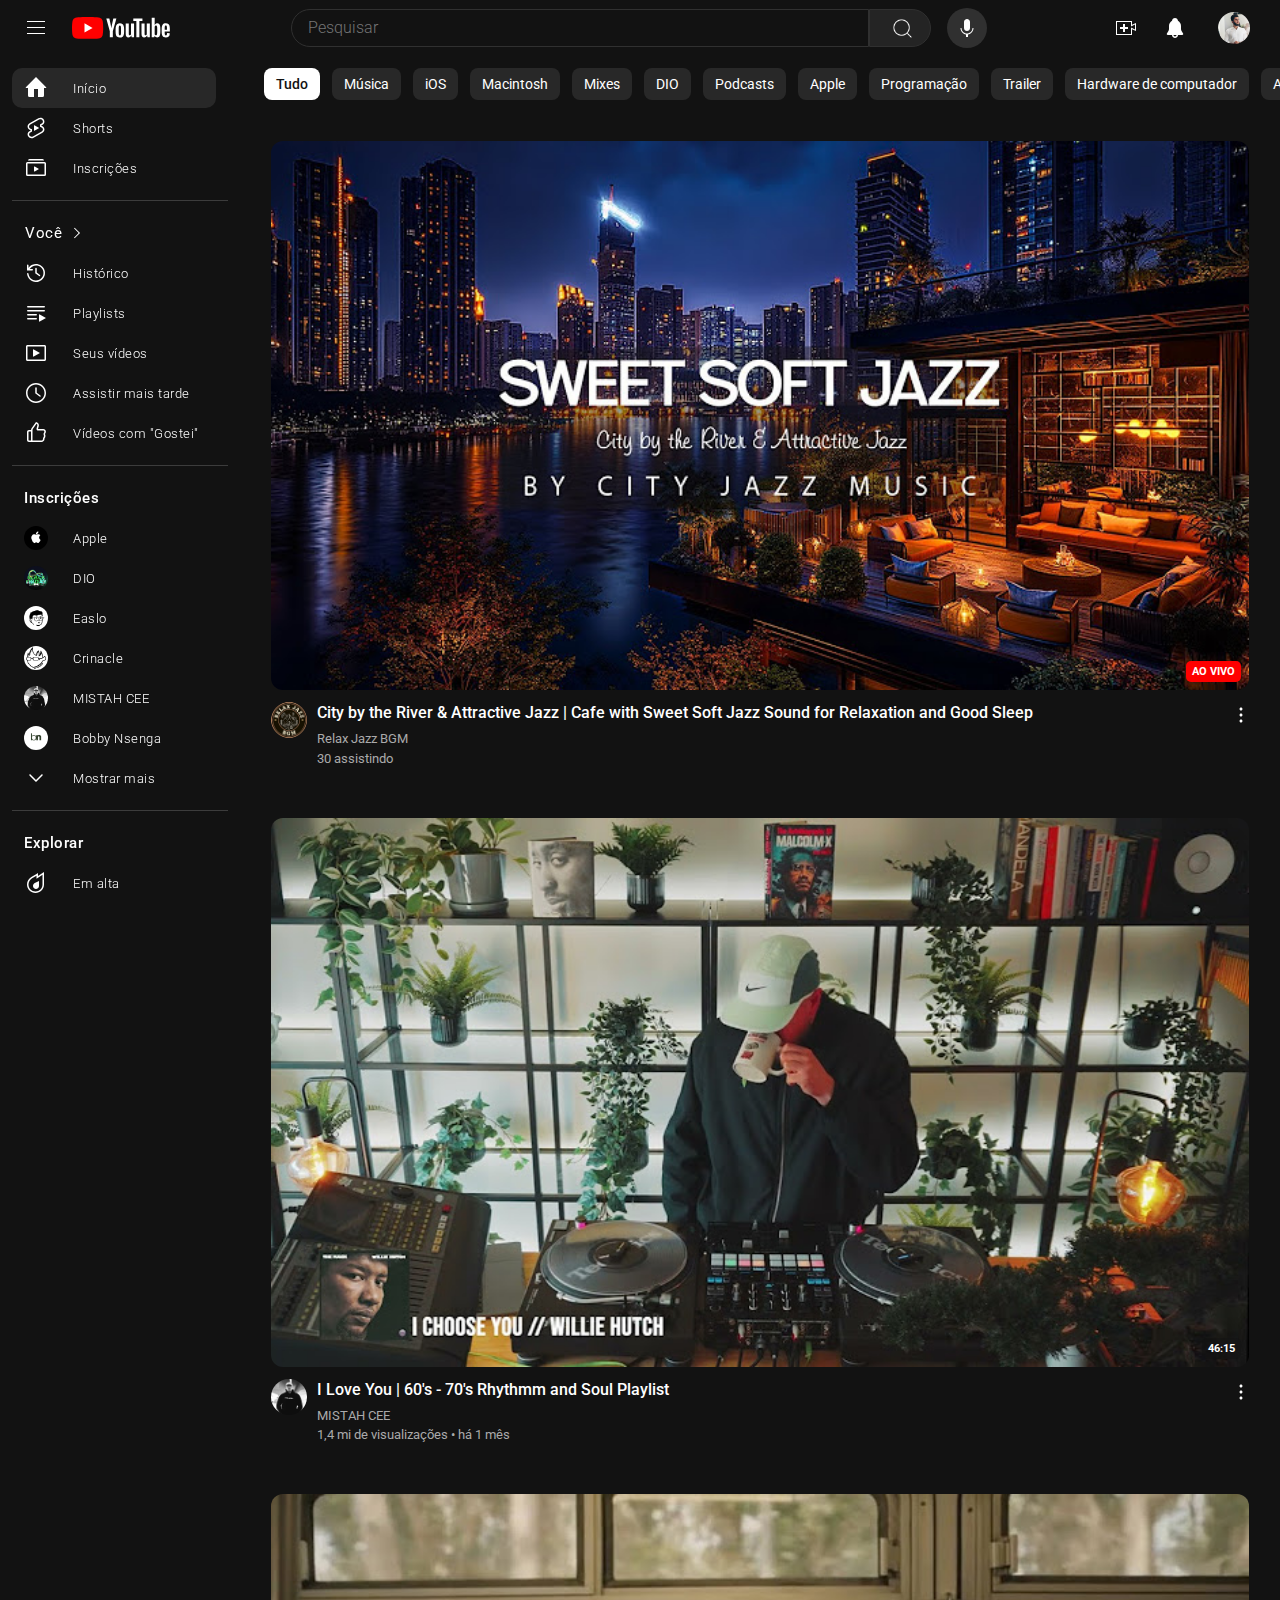
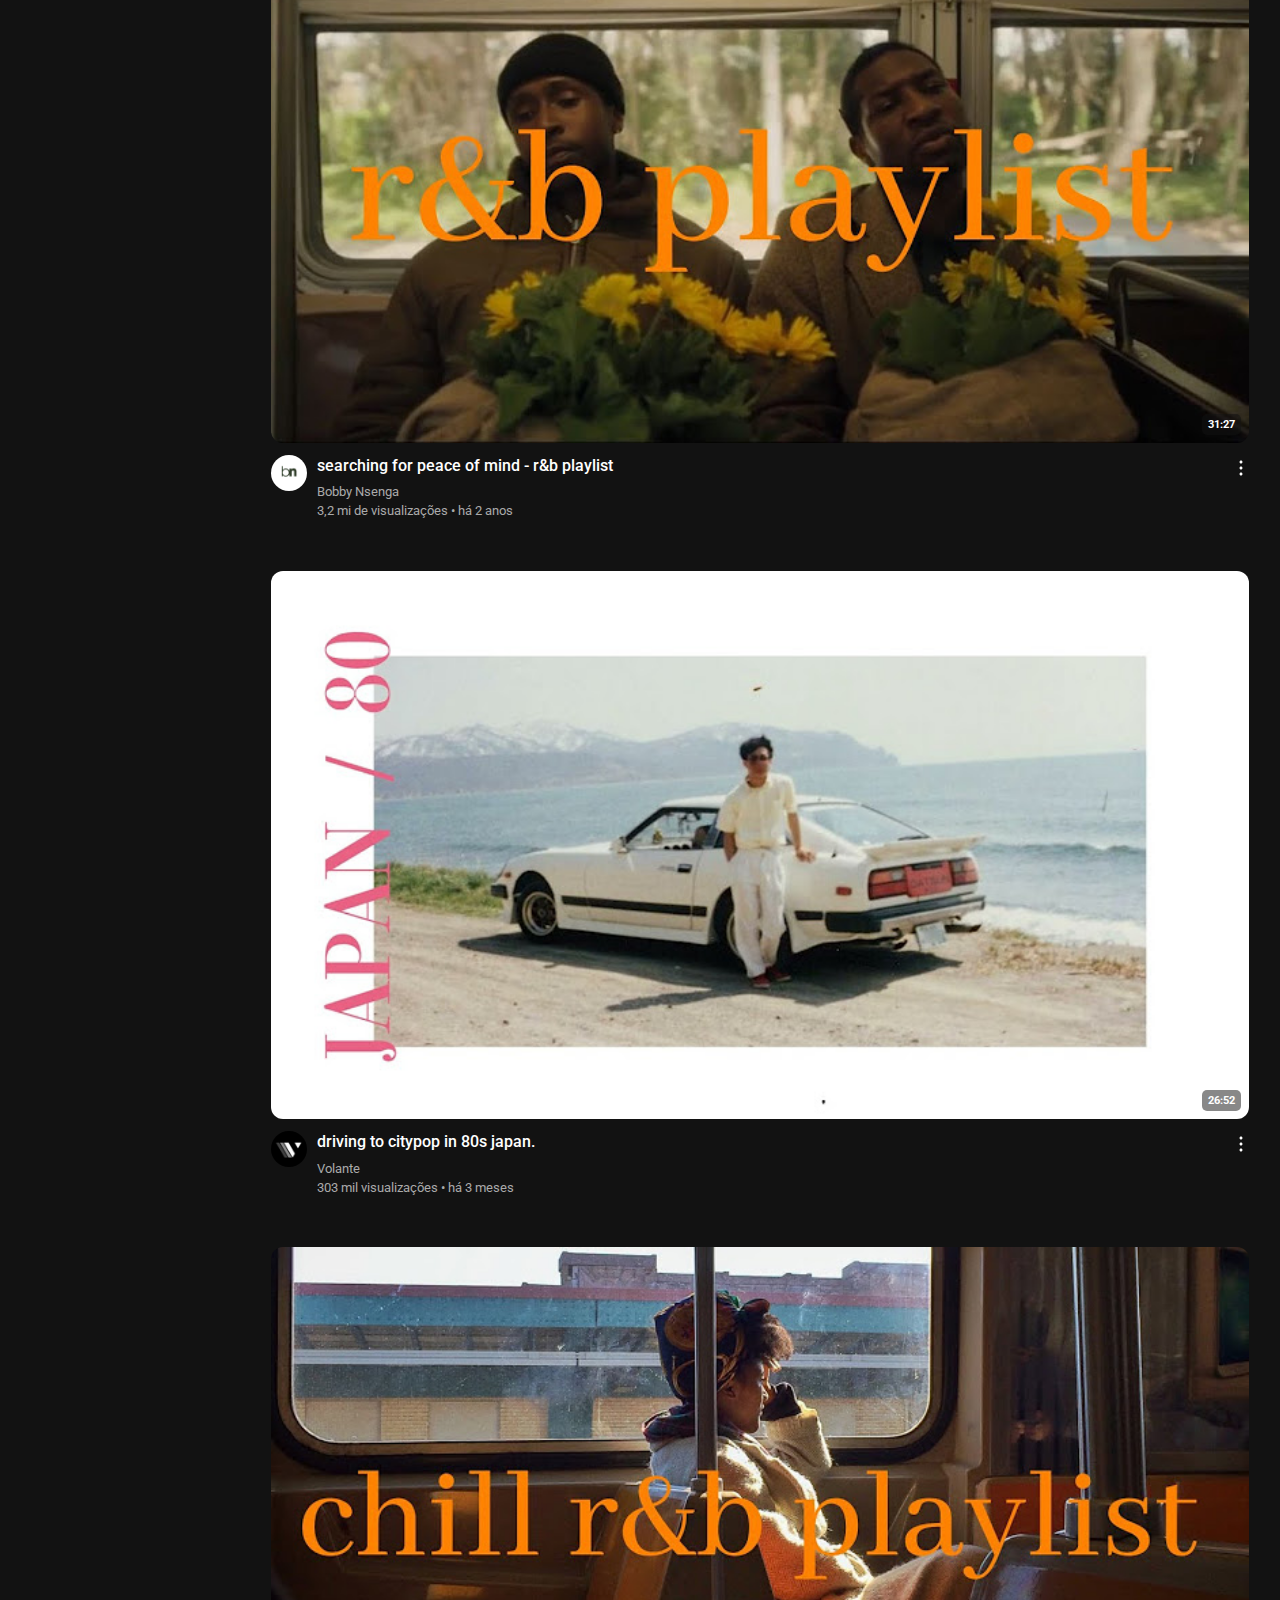
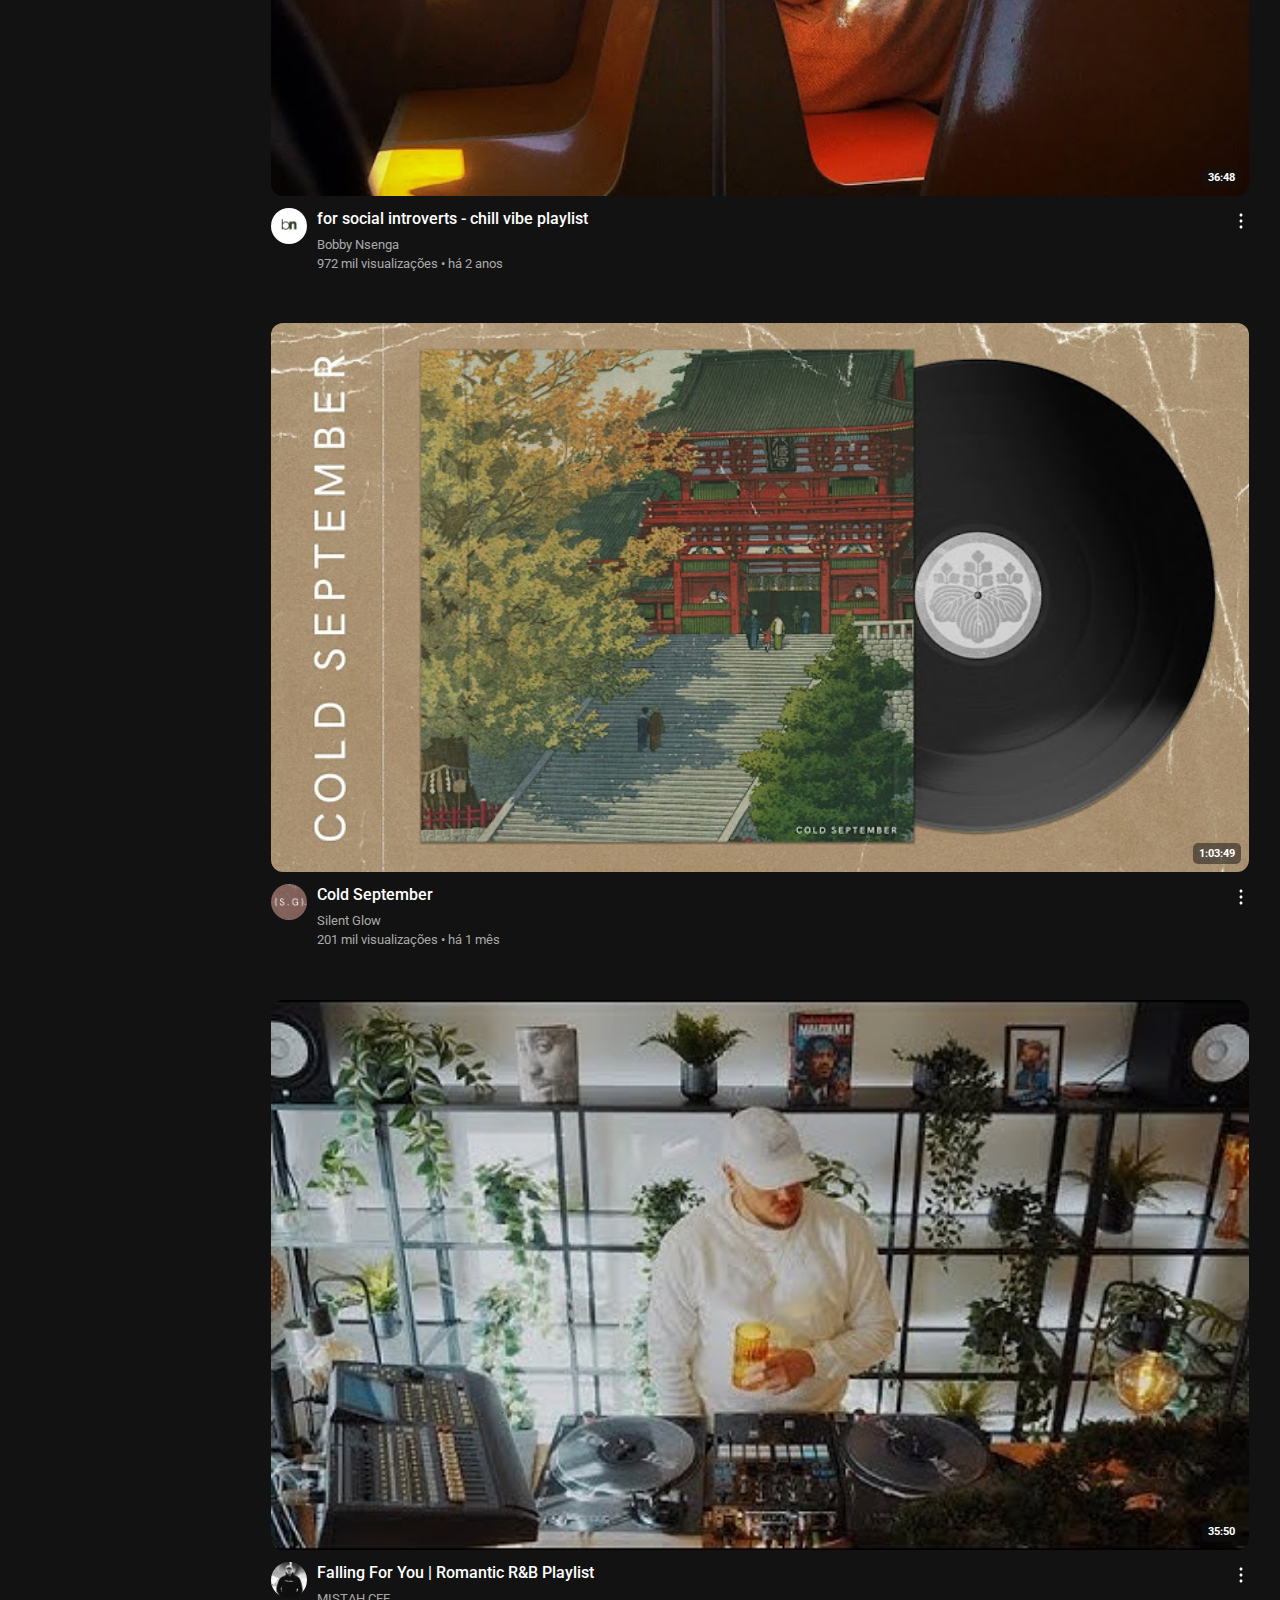
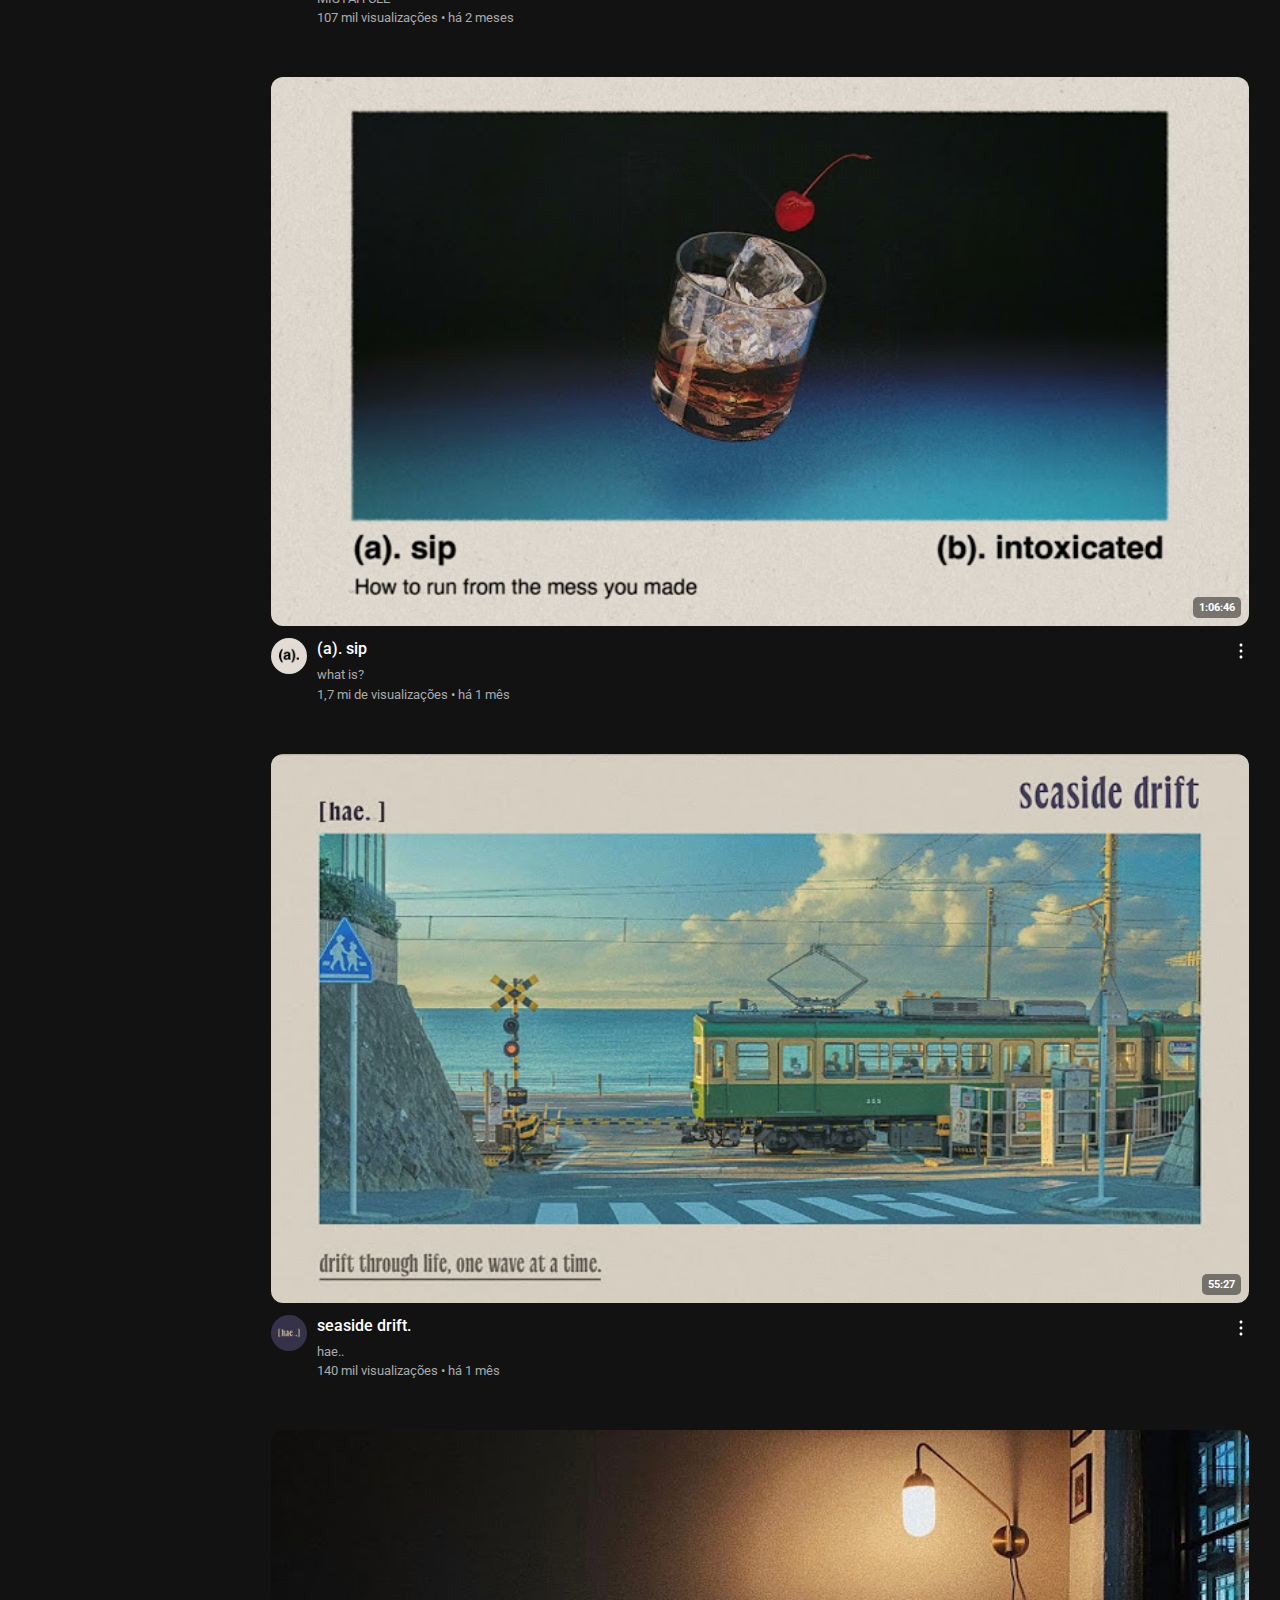
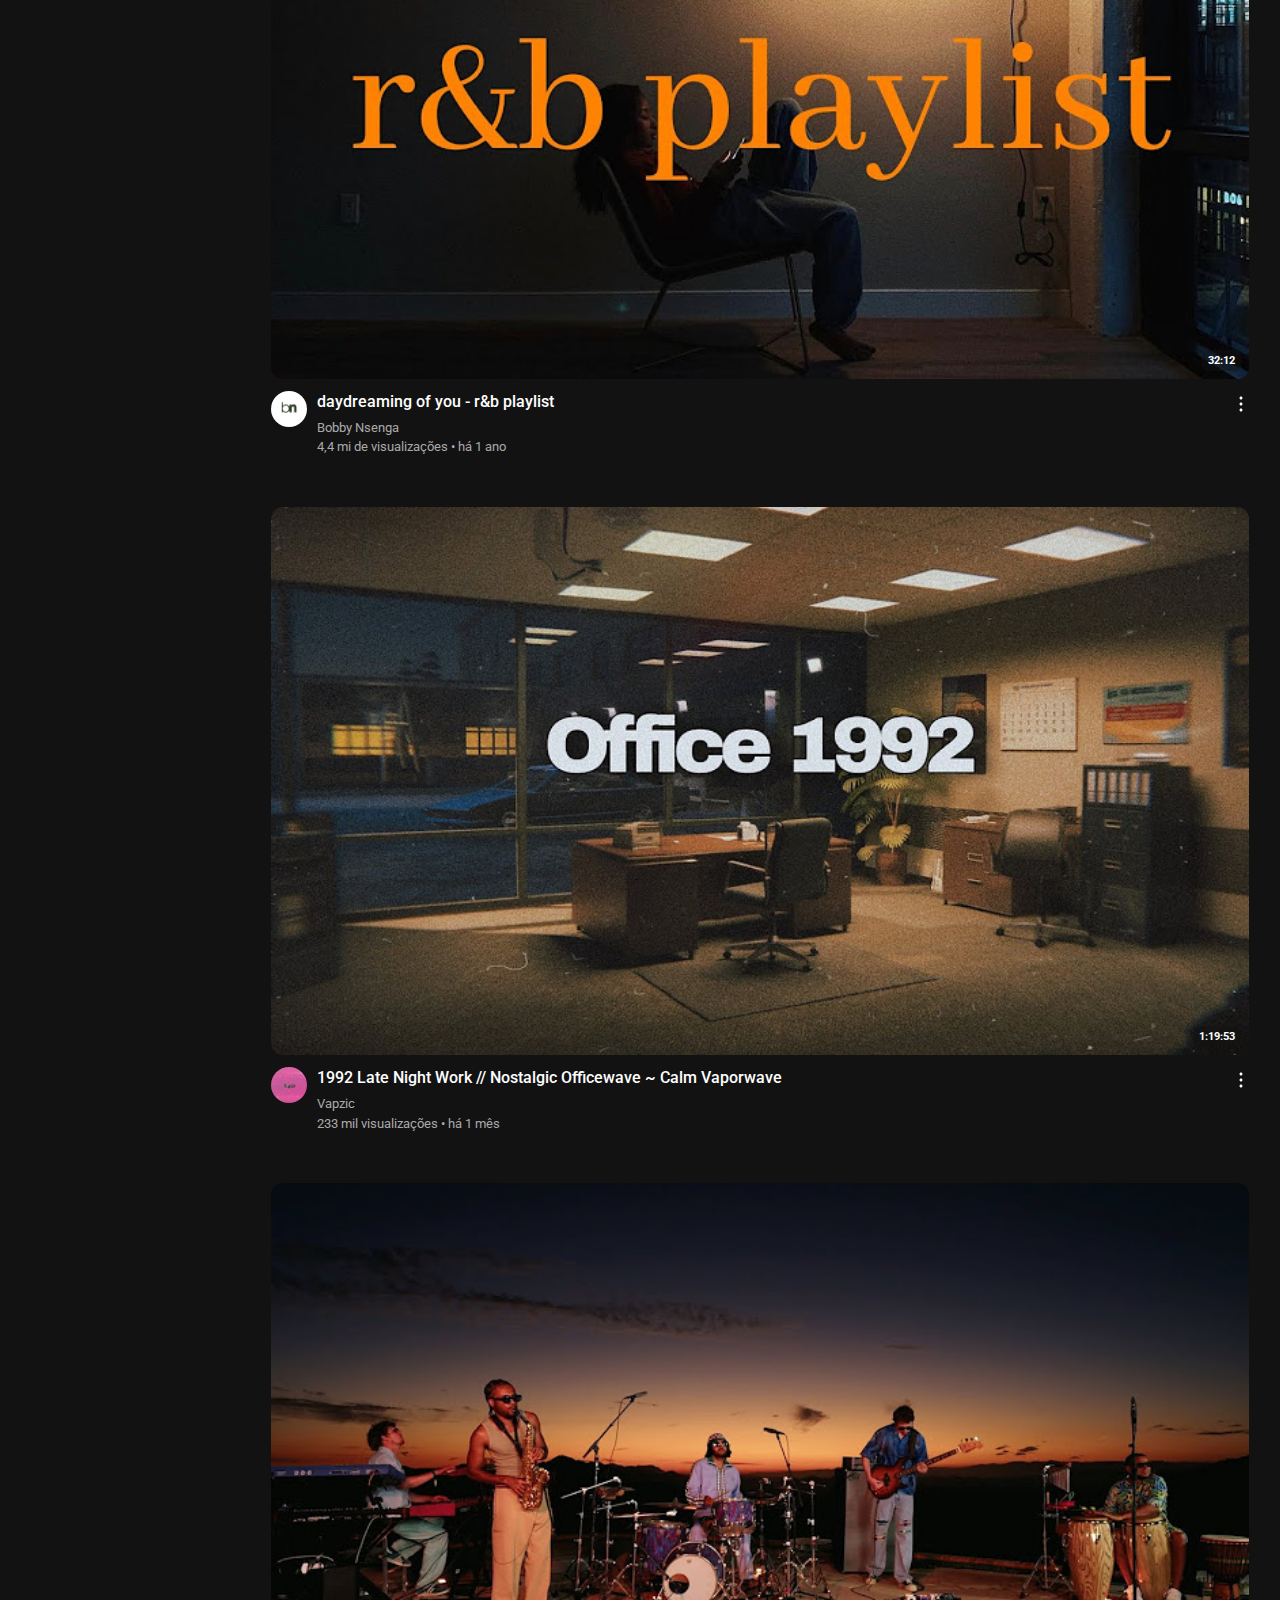
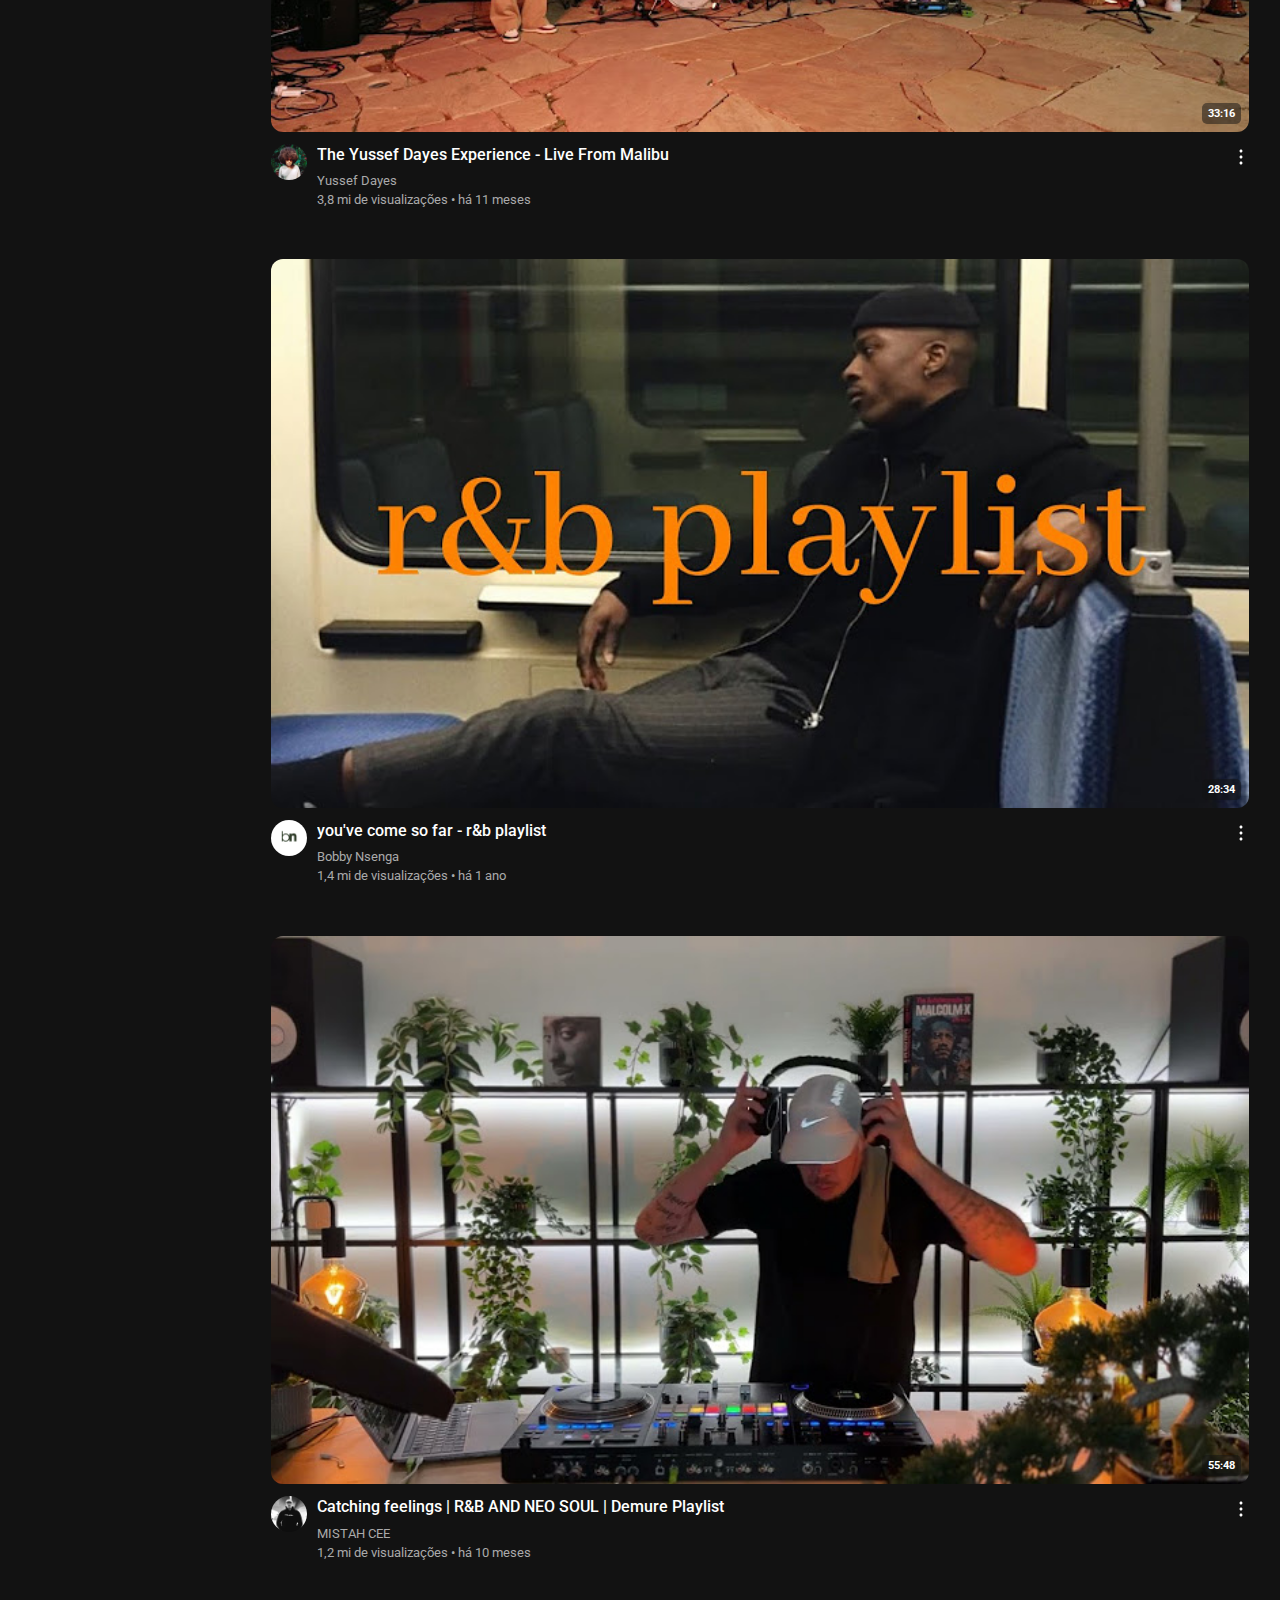
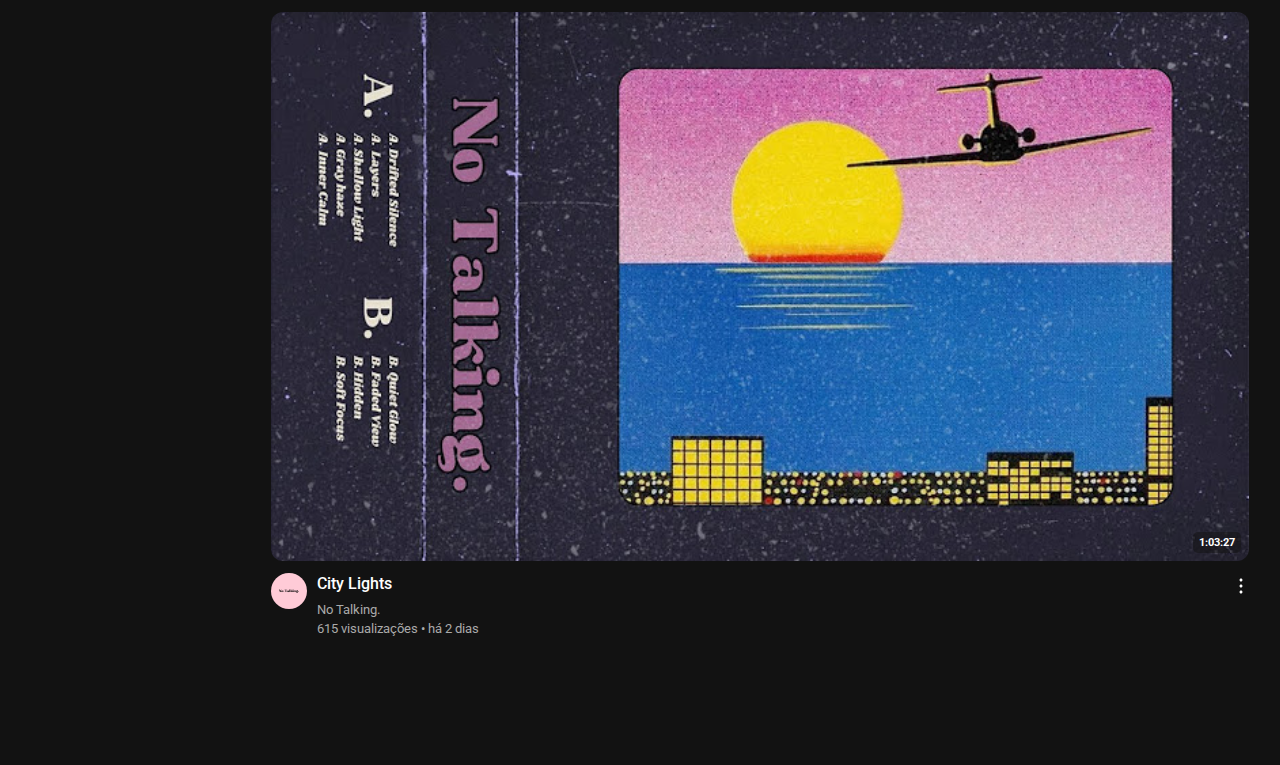
<file: index.html>
<!DOCTYPE html>
<html lang="pt-BR">
<head>
    <meta charset="UTF-8">
    <meta name="viewport" content="width=device-width, initial-scale=1.0">
    <title>YouTube</title>
    <link rel="stylesheet" href="assets/css/style.css">
    <link rel="shortcut icon" href="assets/images/icon-yt.png" type="image/png">
</head>
<body>
    <header>
        <div class="contentHeader">
            <div class="headerLeft">
                <div class="menu hoverHeader">
                    <svg xmlns="http://www.w3.org/2000/svg" height="24" viewBox="0 0 24 24" width="24">
                        <path d="M21 6H3V5h18v1zm0 5H3v1h18v-1zm0 6H3v1h18v-1z" fill="#fff"></path>
                    </svg>
                </div>
                <div class="logo">
                    <a href="index.html"><svg xmlns="http://www.w3.org/2000/svg" width="100" viewBox="0 0 519 113">
                        <path d="M158.595 17.705a20.285 20.285 0 00-14.32-14.32C131.642 0 80.99 0 80.99 0S30.337 0 17.705 3.385a20.286 20.286 0 00-14.32 14.32C0 30.338 0 56.693 0 56.693S0 83.049 3.385 95.68A20.285 20.285 0 0017.705 110c12.632 3.386 63.285 3.386 63.285 3.386s50.652 0 63.285-3.386a20.284 20.284 0 0014.32-14.32c3.385-12.632 3.385-38.988 3.385-38.988s0-26.355-3.385-38.988" fill="red"/><path d="M64.792 80.99l42.082-24.297-42.082-24.297zm188.276 11.04c.887-2.314 1.332-6.098 1.332-11.35V58.556c0-5.097-.445-8.822-1.332-11.178-.888-2.355-2.452-3.533-4.69-3.533-2.163 0-3.69 1.178-4.577 3.533-.888 2.356-1.332 6.081-1.332 11.178V80.68c0 5.25.424 9.035 1.275 11.35.848 2.318 2.392 3.475 4.633 3.475 2.239 0 3.803-1.157 4.691-3.475zm-17.953 11.122c-3.207-2.16-5.486-5.52-6.835-10.079-1.352-4.554-2.027-10.617-2.027-18.185v-10.31c0-7.644.771-13.784 2.316-18.417 1.544-4.633 3.956-8.011 7.24-10.135 3.282-2.123 7.587-3.186 12.916-3.186 5.251 0 9.459 1.082 12.626 3.243 3.165 2.162 5.482 5.542 6.95 10.136 1.466 4.595 2.2 10.715 2.2 18.36v10.31c0 7.567-.714 13.65-2.142 18.243-1.43 4.595-3.747 7.955-6.951 10.077-3.205 2.124-7.548 3.186-13.03 3.186-5.64 0-10.06-1.082-13.263-3.243m248.053-57.981c-.81 1.005-1.352 2.646-1.621 4.923-.272 2.278-.404 5.734-.404 10.367v5.097h11.697V60.46c0-4.555-.155-8.011-.463-10.367-.309-2.355-.868-4.014-1.678-4.98-.812-.966-2.067-1.449-3.766-1.449-1.7 0-2.954.503-3.765 1.506zm-2.025 29.886v3.591c0 4.557.132 7.974.404 10.251.269 2.279.828 3.94 1.68 4.982.849 1.041 2.16 1.564 3.938 1.564 2.392 0 4.035-.927 4.923-2.781.887-1.853 1.37-4.942 1.447-9.268l13.785.812c.077.62.116 1.469.116 2.548 0 6.565-1.795 11.47-5.387 14.712-3.589 3.242-8.669 4.865-15.232 4.865-7.876 0-13.398-2.47-16.564-7.414-3.168-4.94-4.75-12.586-4.75-22.935V63.589c0-10.657 1.641-18.436 4.924-23.342 3.281-4.903 8.9-7.355 16.854-7.355 5.482 0 9.691 1.004 12.626 3.012 2.933 2.01 5 5.137 6.197 9.383 1.197 4.247 1.796 10.117 1.796 17.607v12.163h-26.757m-284.953-1.33l-18.187-65.68h15.869l6.37 29.77c1.623 7.339 2.82 13.594 3.591 18.766h.464c.54-3.706 1.738-9.922 3.591-18.65l6.603-29.886h15.869l-18.417 65.68v31.51h-15.754v-31.51M322.115 34.23v71.007h-12.511l-1.39-8.688h-.347c-3.399 6.564-8.496 9.845-15.291 9.845-4.71 0-8.185-1.543-10.425-4.633-2.24-3.087-3.359-7.915-3.359-14.48V34.23h15.985v52.126c0 3.168.348 5.426 1.043 6.776.695 1.353 1.853 2.027 3.475 2.027 1.39 0 2.722-.423 3.996-1.275 1.274-.849 2.22-1.928 2.838-3.241V34.229h15.986m81.995.001v71.007h-12.511l-1.391-8.688h-.345c-3.402 6.564-8.498 9.845-15.292 9.845-4.711 0-8.186-1.543-10.426-4.633-2.24-3.087-3.358-7.915-3.358-14.48V34.23h15.985v52.126c0 3.168.347 5.426 1.041 6.776.696 1.353 1.855 2.027 3.476 2.027 1.391 0 2.723-.423 3.996-1.275 1.275-.849 2.22-1.928 2.839-3.241V34.229h15.985" fill="#fff"/><path d="M365.552 20.908h-15.87v84.329h-15.637v-84.33h-15.869V8.05h47.376v12.858m76.811 53.636c0 5.174-.215 9.229-.639 12.162-.424 2.937-1.139 5.021-2.143 6.255-1.004 1.236-2.357 1.854-4.053 1.854a7.404 7.404 0 01-3.65-.927c-1.12-.618-2.026-1.544-2.722-2.78V50.796c.54-1.93 1.467-3.513 2.78-4.749 1.313-1.234 2.74-1.853 4.285-1.853 1.623 0 2.876.637 3.766 1.91.886 1.275 1.505 3.418 1.853 6.43.348 3.011.523 7.297.523 12.857zm14.652-28.964c-.967-4.478-2.531-7.721-4.692-9.73-2.163-2.007-5.136-3.011-8.919-3.011-2.935 0-5.676.83-8.224 2.49a16.926 16.926 0 00-5.908 6.545h-.117l.001-37.416h-15.405v100.777h13.204l1.622-6.717h.347c1.235 2.393 3.088 4.285 5.56 5.675 2.47 1.39 5.213 2.085 8.225 2.085 5.404 0 9.382-2.491 11.931-7.471 2.548-4.982 3.823-12.76 3.823-23.341V64.23c0-7.953-.484-14.17-1.448-18.65" fill="#fff"/>
                    </svg></a>
                </div>
            </div>
            <div class="headerCenter">
                <div class="searcher">
                    <input type="text" name="search" id="search" placeholder="Pesquisar">
                    <button class="buttonSearch">
                        <img src="assets/images/search.png" alt="lupa de pesquisa" class="lupa">
                        <span class="tooltipSearch">
                            <span class="tooltipTextSearch">Pesquisar</span>
                        </span>
                    </button>
                </div>
                <div class="mic">
                    <svg xmlns="http://www.w3.org/2000/svg" height="24" viewBox="0 0 24 24" focusable="false" aria-hidden="true">
                        <path d="M12 3c-1.66 0-3 1.37-3 3.07v5.86c0 1.7 1.34 3.07 3 3.07s3-1.37 3-3.07V6.07C15 4.37 13.66 3 12 3zm6.5 9h-1c0 3.03-2.47 5.5-5.5 5.5S6.5 15.03 6.5 12h-1c0 3.24 2.39 5.93 5.5 6.41V21h2v-2.59c3.11-.48 5.5-3.17 5.5-6.41z" fill="#fff"></path>
                    </svg>
                    <span class="tooltip">
                        <span class="tooltipTextMic">Pesquisar com sua voz</span>
                    </span>
                </div>
            </div>
            <div class="headerRight">
                <div class="createVideo hoverHeader">
                    <svg xmlns="http://www.w3.org/2000/svg" height="24" viewBox="0 0 24 24">
                        <path d="M14 13h-3v3H9v-3H6v-2h3V8h2v3h3v2zm3-7H3v12h14v-6.39l4 1.83V8.56l-4 1.83V6m1-1v3.83L22 7v8l-4-1.83V19H2V5h16z" fill="#fff"></path>
                    </svg>
                    <span class="tooltip">
                        <span class="tooltipTextVideo">Criar</span>
                    </span>
                </div>
                <div class="bell hoverHeader">
                    <svg xmlns="http://www.w3.org/2000/svg" height="24" viewBox="0 0 24 24">
                        <path d="m13.497 4.898.053.8.694.4C15.596 6.878 16.5 8.334 16.5 10v2.892c0 .997.27 1.975.784 2.83L18.35 17.5H5.649l1.067-1.778c.513-.855.784-1.833.784-2.83V10c0-1.666.904-3.122 2.256-3.902l.694-.4.053-.8c.052-.78.703-1.398 1.497-1.398.794 0 1.445.618 1.497 1.398ZM6 10c0-2.224 1.21-4.165 3.007-5.201C9.11 3.236 10.41 2 12 2c1.59 0 2.89 1.236 2.993 2.799C16.79 5.835 18 7.776 18 10v2.892c0 .725.197 1.436.57 2.058l1.521 2.535c.4.667-.08 1.515-.857 1.515H15c0 .796-.316 1.559-.879 2.121-.562.563-1.325.879-2.121.879s-1.559-.316-2.121-.879C9.316 20.56 9 19.796 9 19H4.766c-.777 0-1.257-.848-.857-1.515L5.43 14.95c.373-.622.57-1.333.57-2.058V10Zm4.5 9c0 .398.158.78.44 1.06.28.282.662.44 1.06.44s.78-.158 1.06-.44c.282-.28.44-.662.44-1.06h-3Z" fill="#fff"></path>
                    </svg>
                    <span class="tooltip">
                        <span class="tooltipTextBell">Notificações</span>
                    </span>
                </div>
                <div class="profile"></div>
            </div>
        </div>
    </header>
    <main>
        <nav class="nav1">
            <section class="home">
                <svg xmlns="http://www.w3.org/2000/svg" fill="currentColor" height="24" viewBox="0 0 24 24" width="24" focusable="false" aria-hidden="true">
                    <path clip-rule="evenodd" d="M22.146 11.146a.5.5 0 01-.353.854H20v7.5a1.5 1.5 0 01-1.5 1.5H14v-8h-4v8H5.5A1.5 1.5 0 014 19.5V12H2.207a.5.5 0 01-.353-.854L12 1l10.146 10.146Z" fill-rule="evenodd"></path>
                </svg>
                Início
            </section>
            <div class="shorts">
                <svg xmlns="http://www.w3.org/2000/svg" fill="currentColor" height="24" viewBox="0 0 24 24" width="24" focusable="false" aria-hidden="true">
                    <path clip-rule="evenodd" d="m7.61 15.719.392-.22v-2.24l-.534-.228-.942-.404c-.869-.372-1.4-1.15-1.446-1.974-.047-.823.39-1.642 1.203-2.097h.001L15.13 3.59c1.231-.689 2.785-.27 3.466.833.652 1.058.313 2.452-.879 3.118l-1.327.743-.388.217v2.243l.53.227.942.404c.869.372 1.4 1.15 1.446 1.974.047.823-.39 1.642-1.203 2.097l-.002.001-8.845 4.964-.001.001c-1.231.688-2.784.269-3.465-.834-.652-1.058-.313-2.451.879-3.118l1.327-.742Zm1.993 6.002c-1.905 1.066-4.356.46-5.475-1.355-1.057-1.713-.548-3.89 1.117-5.025a4.14 4.14 0 01.305-.189l1.327-.742-.942-.404a4.055 4.055 0 01-.709-.391c-.963-.666-1.578-1.718-1.644-2.877-.08-1.422.679-2.77 1.968-3.49l8.847-4.966c1.905-1.066 4.356-.46 5.475 1.355 1.057 1.713.548 3.89-1.117 5.025a4.074 4.074 0 01-.305.19l-1.327.742.942.403c.253.109.49.24.709.392.963.666 1.578 1.717 1.644 2.876.08 1.423-.679 2.77-1.968 3.491l-8.847 4.965ZM10 14.567a.25.25 0 00.374.217l4.45-2.567a.25.25 0 000-.433l-4.45-2.567a.25.25 0 00-.374.216v5.134Z" fill-rule="evenodd"></path>
                </svg>
                Shorts
            </div>
            <div class="subscribers">
                <svg xmlns="http://www.w3.org/2000/svg" fill="currentColor" height="24" viewBox="0 0 24 24" width="24" focusable="false" aria-hidden="true">
                    <path clip-rule="evenodd" d="M4 4.5A1.5 1.5 0 015.5 3h13A1.5 1.5 0 0120 4.5H4Zm16.5 3h-17v11h17v-11ZM3.5 6A1.5 1.5 0 002 7.5v11A1.5 1.5 0 003.5 20h17a1.5 1.5 0 001.5-1.5v-11A1.5 1.5 0 0020.5 6h-17Zm7.257 4.454a.5.5 0 00-.757.43v4.233a.5.5 0 00.757.429L15 13l-4.243-2.546Z" fill-rule="evenodd"></path>
                </svg>
                Inscrições
            </div>
            <div class="hrNav"></div>
            <div class="secondNav">
                Você
                <svg xmlns="http://www.w3.org/2000/svg" height="16" viewBox="0 0 16 16" width="16" focusable="false" aria-hidden="true">
                    <path d="M4.97 12.65 9.62 8 4.97 3.35l.71-.71L11.03 8l-5.35 5.35-.71-.7z" fill="#fff"></path>
                </svg>
            </div>
            <div class="historico">
                <svg xmlns="http://www.w3.org/2000/svg" fill="#fff" height="24" viewBox="0 0 24 24" width="24" focusable="false" aria-hidden="true">
                    <path clip-rule="evenodd" d="M14.203 4.83c-1.74-.534-3.614-.418-5.274.327-1.354.608-2.49 1.6-3.273 2.843H8.25c.414 0 .75.336.75.75s-.336.75-.75.75H3V4.25c0-.414.336-.75.75-.75s.75.336.75.75v2.775c.935-1.41 2.254-2.536 3.815-3.236 1.992-.894 4.241-1.033 6.328-.392 2.088.641 3.87 2.02 5.017 3.878 1.146 1.858 1.578 4.07 1.215 6.223-.364 2.153-1.498 4.1-3.19 5.48-1.693 1.379-3.83 2.095-6.012 2.016-2.182-.08-4.26-.949-5.849-2.447-1.588-1.499-2.578-3.523-2.784-5.697-.039-.412.264-.778.676-.817.412-.04.778.263.818.675.171 1.812.996 3.499 2.32 4.748 1.323 1.248 3.055 1.973 4.874 2.04 1.818.065 3.598-.532 5.01-1.681 1.41-1.15 2.355-2.773 2.657-4.567.303-1.794-.056-3.637-1.012-5.186-.955-1.548-2.44-2.697-4.18-3.231ZM12.75 7.5c0-.414-.336-.75-.75-.75s-.75.336-.75.75v4.886l.314.224 3.5 2.5c.337.241.806.163 1.046-.174.241-.337.163-.806-.174-1.046l-3.186-2.276V7.5Z"></path>
                </svg>
                Histórico
            </div>
            <div class="playlists">
                <svg xmlns="http://www.w3.org/2000/svg" fill="#fff" height="24" viewBox="0 0 24 24" width="24" focusable="false" aria-hidden="true">
                    <path clip-rule="evenodd" d="M3.75 5c-.414 0-.75.336-.75.75s.336.75.75.75h16.5c.414 0 .75-.336.75-.75S20.664 5 20.25 5H3.75Zm0 4c-.414 0-.75.336-.75.75s.336.75.75.75h16.5c.414 0 .75-.336.75-.75S20.664 9 20.25 9H3.75Zm0 4c-.414 0-.75.336-.75.75s.336.75.75.75h8.5c.414 0 .75-.336.75-.75s-.336-.75-.75-.75h-8.5Zm8.5 4c.414 0 .75.336.75.75s-.336.75-.75.75h-8.5c-.414 0-.75-.336-.75-.75s.336-.75.75-.75h8.5Zm3.498-3.572c-.333-.191-.748.05-.748.434v6.276c0 .384.415.625.748.434L22 17l-6.252-3.572Z"></path>
                </svg>
                Playlists
            </div>
            <div class="seusVideos">
                <svg xmlns="http://www.w3.org/2000/svg" fill="currentColor" height="24" viewBox="0 0 24 24" width="24" focusable="false" aria-hidden="true">
                    <path clip-rule="evenodd" d="M3.5 5.5h17v13h-17v-13ZM2 5.5C2 4.672 2.672 4 3.5 4h17c.828 0 1.5.672 1.5 1.5v13c0 .828-.672 1.5-1.5 1.5h-17c-.828 0-1.5-.672-1.5-1.5v-13Zm7.748 2.927c-.333-.19-.748.05-.748.435v6.276c0 .384.415.625.748.434L16 12 9.748 8.427Z" fill-rule="evenodd"></path>
                </svg>
                Seus vídeos
            </div>
            <div class="maisTarde">
                <svg xmlns="http://www.w3.org/2000/svg" fill="currentColor" height="24" viewBox="0 0 24 24" width="24" focusable="false" aria-hidden="true">
                    <path clip-rule="evenodd" d="M20.5 12c0 4.694-3.806 8.5-8.5 8.5S3.5 16.694 3.5 12 7.306 3.5 12 3.5s8.5 3.806 8.5 8.5Zm1.5 0c0 5.523-4.477 10-10 10S2 17.523 2 12 6.477 2 12 2s10 4.477 10 10Zm-9.25-5c0-.414-.336-.75-.75-.75s-.75.336-.75.75v5.375l.3.225 4 3c.331.248.802.181 1.05-.15.248-.331.181-.801-.15-1.05l-3.7-2.775V7Z" fill-rule="evenodd"></path>
                </svg>
                Assistir mais tarde
            </div>
            <div class="vidGostei">
                <svg xmlns="http://www.w3.org/2000/svg" fill="currentColor" height="24" viewBox="0 0 24 24" width="24" focusable="false" aria-hidden="true">
                    <path clip-rule="evenodd" d="M14.813 5.018 14.41 6.5 14 8h5.192c.826 0 1.609.376 2.125 1.022.711.888.794 2.125.209 3.101L21 13l.165.413c.519 1.296.324 2.769-.514 3.885l-.151.202v.5c0 1.657-1.343 3-3 3H5c-1.105 0-2-.895-2-2v-8c0-1.105.895-2 2-2h2v.282c0-.834.26-1.647.745-2.325L12 1l1.1.472c1.376.59 2.107 2.103 1.713 3.546ZM7 10.5H5c-.276 0-.5.224-.5.5v8c0 .276.224.5.5.5h2v-9Zm10.5 9h-9V9.282c0-.521.163-1.03.466-1.453l3.553-4.975c.682.298 1.043 1.051.847 1.77l-.813 2.981c-.123.451-.029.934.255 1.305.284.372.725.59 1.192.59h5.192c.37 0 .722.169.954.459.32.399.357.954.094 1.393l-.526.876c-.241.402-.28.894-.107 1.33l.165.412c.324.81.203 1.73-.32 2.428l-.152.202c-.195.26-.3.575-.3.9v.5c0 .828-.672 1.5-1.5 1.5Z" fill-rule="evenodd"></path>
                </svg>
                Vídeos com "Gostei"
            </div>
            <div class="hrNav"></div>
            <div class="subsNav">
                Inscrições
            </div>
            <div class="subApple">
                <div class="profileApple"></div>
                Apple
            </div>
            <div class="subDIO">
                <div class="profileDIO"></div>
                DIO
            </div>
            <div class="subEaslo">
                <div class="profileEaslo"></div>
                Easlo
            </div>
            <div class="subCrinacle">
                <div class="profileCrinacle"></div>
                Crinacle
            </div>
            <div class="subCEE">
                <div class="profileCEE"></div>
                MISTAH CEE
            </div>
            <div class="subNsenga">
                <div class="profileNsenga"></div>
                Bobby Nsenga
            </div>
            <div class="moreNav">
                <svg xmlns="http://www.w3.org/2000/svg" fill="currentColor" height="24" viewBox="0 0 24 24" width="24" focusable="false" aria-hidden="true">
                    <path clip-rule="evenodd" d="M5.47 8.47c.293-.293.767-.293 1.06 0L12 13.94l5.47-5.47c.293-.293.767-.293 1.06 0 .293.293.293.767 0 1.06l-6 6-.53.53-.53-.53-6-6c-.293-.293-.293-.767 0-1.06Z" fill-rule="evenodd"></path>
                </svg>
                Mostrar mais
            </div>
            <div class="hrNav"></div>
            <div class="explore">
                Explorar
            </div>
            <div class="fire">
                <svg xmlns="http://www.w3.org/2000/svg" fill="currentColor" height="24" viewBox="0 0 24 24" width="24" focusable="false" aria-hidden="true">
                    <path clip-rule="evenodd" d="m14 2-1.5.886-5.195 3.07C4.637 7.533 3 10.401 3 13.5c0 4.694 3.806 8.5 8.5 8.5s8.5-3.806 8.5-8.5V1l-1.5 1-3 2L14 5V2ZM8.068 7.248l4.432-2.62v3.175l2.332-1.555L18.5 3.803V13.5c0 3.866-3.134 7-7 7s-7-3.134-7-7c0-2.568 1.357-4.946 3.568-6.252ZM9 15c0-1.226.693-2.346 1.789-2.894L15 10v5c0 1.657-1.343 3-3 3s-3-1.343-3-3Z" fill-rule="evenodd"></path>
                </svg>
                Em alta
            </div>
            <div class="sopping">
                <svg xmlns="http://www.w3.org/2000/svg" fill="currentColor" height="24" viewBox="0 0 24 24" width="24" focusable="false" aria-hidden="true">
                    <path clip-rule="evenodd" d="M12 2.5c-.328 0-.653.065-.957.19-.303.126-.579.31-.81.542-.233.232-.417.508-.543.811-.125.304-.19.629-.19.957v1h5V5c0-.328-.065-.653-.19-.957-.126-.303-.31-.579-.542-.81-.232-.233-.508-.417-.811-.543-.304-.125-.629-.19-.957-.19ZM16 5v1h3.5c.828 0 1.5.672 1.5 1.5V18c0 2.21-1.79 4-4 4H7c-2.21 0-4-1.79-4-4V7.5C3 6.672 3.672 6 4.5 6H8V5c0-.525.103-1.045.304-1.53.201-.486.496-.927.868-1.298.371-.372.812-.667 1.297-.868C10.955 1.104 11.475 1 12 1c.525 0 1.045.103 1.53.304.486.202.927.496 1.298.868.372.371.667.812.867 1.297C15.896 3.955 16 4.475 16 5Zm-4 7.5c-.328 0-.653-.065-.957-.19-.303-.126-.579-.31-.81-.542-.233-.232-.417-.508-.543-.811-.125-.304-.19-.629-.19-.957 0-.414-.336-.75-.75-.75S8 9.586 8 10c0 .525.103 1.045.304 1.53.201.486.496.927.868 1.298.371.372.812.667 1.297.867.486.201 1.006.305 1.531.305.525 0 1.045-.104 1.53-.305.486-.2.927-.495 1.298-.867.372-.371.667-.812.867-1.297.201-.486.305-1.006.305-1.531 0-.414-.336-.75-.75-.75s-.75.336-.75.75c0 .328-.065.653-.19.957-.126.303-.31.579-.542.81-.232.233-.508.417-.811.543-.304.125-.629.19-.957.19Zm-7.5-5h15V18c0 1.38-1.12 2.5-2.5 2.5H7c-1.38 0-2.5-1.12-2.5-2.5V7.5Z" fill-rule="evenodd"></path>
                </svg>
                Shopping
            </div>
            <div class="musics">
                <svg xmlns="http://www.w3.org/2000/svg" fill="currentColor" height="24" viewBox="0 0 24 24" width="24" focusable="false" aria-hidden="true">
                    <path clip-rule="evenodd" d="M19 3c0-.271-.146-.521-.383-.654-.237-.133-.527-.127-.758.014l-9 5.5c-.223.136-.359.379-.359.64v7.901C8.059 16.146 7.546 16 7 16c-1.657 0-3 1.343-3 3s1.343 3 3 3 3-1.343 3-3v-7.08l7.5-4.583v6.064c-.441-.255-.954-.401-1.5-.401-1.657 0-3 1.343-3 3s1.343 3 3 3 3-1.343 3-3V3Zm-1.5 13c0-.828-.672-1.5-1.5-1.5s-1.5.672-1.5 1.5.672 1.5 1.5 1.5 1.5-.672 1.5-1.5Zm-9 3c0-.828-.672-1.5-1.5-1.5s-1.5.672-1.5 1.5.672 1.5 1.5 1.5 1.5-.672 1.5-1.5Zm9-13.42L10 10.162V8.92l7.5-4.584V5.58Z" fill-rule="evenodd"></path>
                </svg>
                Música
            </div>
            <div class="movies">
                <svg xmlns="http://www.w3.org/2000/svg" fill="currentColor" height="24" viewBox="0 0 24 24" width="24" focusable="false" aria-hidden="true">
                    <path clip-rule="evenodd" d="m3.116 5.998 16.79-2.66.157.988-16.79 2.66-.157-.988Zm-1.481.235c-.13-.819.428-1.587 1.247-1.717l16.79-2.659c.819-.13 1.587.429 1.716 1.247l.157.988.234 1.481-1.481.235L6.463 7.999H22v11.5c0 .829-.672 1.5-1.5 1.5h-17c-.828 0-1.5-.671-1.5-1.5V8.539L1.79 7.22l-.156-.987Zm7.698 3.266h-2L9 11.999H6l-1.667-2.5H3.5v10h17v-10h-3.167L19 12h-3l-1.667-2.501h-2L14 12h-3L9.333 9.499Z" fill-rule="evenodd"></path>
                </svg>
                Filmes
            </div>
            <div class="live">
                <svg xmlns="http://www.w3.org/2000/svg" fill="currentColor" height="24" viewBox="0 0 24 24" width="24" focusable="false" aria-hidden="true">
                    <path clip-rule="evenodd" d="M5.636 5.636c.293-.293.293-.768 0-1.06-.293-.294-.768-.294-1.06 0-.976.974-1.75 2.132-2.277 3.406C1.772 9.256 1.5 10.622 1.5 12c0 1.379.272 2.744.8 4.018.527 1.274 1.3 2.432 2.275 3.407.293.293.768.293 1.061 0 .293-.293.293-.768 0-1.061-.836-.836-1.499-1.828-1.95-2.92C3.232 14.352 3 13.182 3 12s.233-2.352.685-3.444c.452-1.092 1.115-2.084 1.951-2.92Zm2.828 1.768c.293.292.293.767 0 1.06-.464.464-.832 1.016-1.083 1.622C7.129 10.693 7 11.343 7 12c0 .656.13 1.306.38 1.913.252.607.62 1.158 1.084 1.622.293.293.293.768 0 1.06-.292.294-.767.294-1.06 0-.604-.603-1.083-1.32-1.41-2.108C5.669 13.7 5.5 12.853 5.5 12c0-.854.168-1.7.495-2.488.326-.788.805-1.505 1.409-2.108.293-.293.768-.293 1.06 0Zm7.072 0c.292-.293.767-.293 1.06 0C17.816 8.623 18.5 10.276 18.5 12c0 1.724-.685 3.377-1.904 4.596-.293.293-.768.293-1.06 0-.293-.293-.293-.768 0-1.06C16.473 14.597 17 13.325 17 12s-.527-2.598-1.464-3.536c-.293-.293-.293-.768 0-1.06Zm2.828-2.829c.293-.293.768-.293 1.06 0C21.395 6.545 22.5 9.215 22.5 12s-1.106 5.456-3.075 7.425c-.293.293-.768.293-1.061 0-.293-.293-.293-.768 0-1.061C20.052 16.676 21 14.387 21 12s-.948-4.676-2.636-6.364c-.293-.293-.293-.768 0-1.06ZM12 14c1.105 0 2-.895 2-2 0-1.104-.895-2-2-2s-2 .896-2 2c0 1.105.895 2 2 2Z" fill-rule="evenodd"></path>
                </svg>
                Ao vivo
            </div>
            <div class="games">
                <svg xmlns="http://www.w3.org/2000/svg" fill="currentColor" height="24" viewBox="0 0 24 24" width="24" focusable="false" aria-hidden="true">
                    <path clip-rule="evenodd" d="m12 7.75-.772-.464-4.186-2.511L2.5 7.803v6.307L12 19.29l9.5-5.181V7.803l-4.542-3.028-4.186 2.511L12 7.75ZM12 6 7.814 3.488c-.497-.298-1.122-.283-1.604.039L1.668 6.555C1.251 6.833 1 7.3 1 7.803v6.307c0 .548.3 1.054.782 1.316l9.5 5.182c.447.244.989.244 1.436 0l9.5-5.182c.482-.262.782-.768.782-1.316V7.803c0-.502-.25-.97-.668-1.248L17.79 3.527c-.482-.322-1.107-.337-1.604-.039L12 6Zm3.5 6.25c0 .69-.56 1.25-1.25 1.25S13 12.94 13 12.25 13.56 11 14.25 11s1.25.56 1.25 1.25ZM7 8c-.414 0-.75.336-.75.75v1.5h-1.5c-.414 0-.75.336-.75.75s.336.75.75.75h1.5v1.5c0 .414.336.75.75.75s.75-.336.75-.75v-1.5h1.5c.414 0 .75-.336.75-.75s-.336-.75-.75-.75h-1.5v-1.5C7.75 8.336 7.414 8 7 8Zm10.75 3c.69 0 1.25-.56 1.25-1.25s-.56-1.25-1.25-1.25-1.25.56-1.25 1.25.56 1.25 1.25 1.25Z" fill-rule="evenodd"></path>
                </svg>
                Jogos
            </div>
            <div class="news">
                <svg xmlns="http://www.w3.org/2000/svg" fill="currentColor" height="24" viewBox="0 0 24 24" width="24" focusable="false" aria-hidden="true">
                    <path clip-rule="evenodd" d="M2 5.121V3l.94.94.56.56.5.5.94-.94.12-.12L6 3l.94.94.12.12L8 5l.94-.94.12-.12L10 3l.94.94.12.12L12 5l.94-.94.12-.12L14 3l.94.94.12.12L16 5l.94-.94.12-.12L18 3l.94.94.12.12L20 5l.5-.5.56-.56L22 3v16c0 1.105-.895 2-2 2H4c-1.105 0-2-.895-2-2V5.121ZM10.75 19.5h-4.5v-5.25h4.5v5.25Zm1.25 0V13H5v6.5H4c-.276 0-.5-.224-.5-.5V7.65l2.514-2.514.925.925L8 7.12l1.06-1.06.94-.94.94.94L12 7.12l1.06-1.06.94-.94.94.94L16 7.12l1.06-1.06.926-.925L20.5 7.65V19c0 .276-.224.5-.5.5h-8ZM19 9v2H5V9h14Zm-5 4h5v1.5h-5V13Zm5 3h-5v1.5h5V16Z" fill-rule="evenodd"></path>
                </svg>
                Notícias
            </div>
            <div class="sports">
                <svg xmlns="http://www.w3.org/2000/svg" fill="currentColor" height="24" viewBox="0 0 24 24" width="24" focusable="false" aria-hidden="true">
                    <path clip-rule="evenodd" d="M6.5 3.5h11V9c0 3.038-2.462 5.5-5.5 5.5S6.5 12.038 6.5 9V3.5ZM5 3.5C5 2.672 5.672 2 6.5 2h11c.828 0 1.5.672 1.5 1.5V4h2c.552 0 1 .448 1 1v3c0 2.493-1.825 4.56-4.212 4.938-1.082 1.588-2.8 2.707-4.788 2.991V17.5h1.5c.828 0 1.5.672 1.5 1.5v3H8v-3c0-.828.672-1.5 1.5-1.5H11v-1.57c-1.987-.285-3.706-1.404-4.788-2.992C3.825 12.56 2 10.493 2 8V5c0-.552.448-1 1-1h2v-.5Zm0 1.75H3.25V8c0 1.508.89 2.808 2.174 3.403C5.15 10.654 5 9.845 5 9V5.25Zm13.576 6.153C19.86 10.808 20.75 9.508 20.75 8V5.25H19V9c0 .844-.15 1.654-.424 2.403ZM9.5 20.5V19h5v1.5h-5Z" fill-rule="evenodd"></path>
                </svg>
                Esportes
            </div>
            <div class="courses">
                <svg xmlns="http://www.w3.org/2000/svg" fill="currentColor" height="24" viewBox="0 0 24 24" width="24" focusable="false" aria-hidden="true">
                    <path clip-rule="evenodd" d="m14.5 16.065.749-.434C17.196 14.505 18.5 12.404 18.5 10c0-3.59-2.91-6.5-6.5-6.5S5.5 6.41 5.5 10c0 2.404 1.304 4.505 3.251 5.631l.749.434V17.5h5v-1.435Zm1.5.865c2.391-1.383 4-3.969 4-6.93 0-4.418-3.582-8-8-8s-8 3.582-8 8c0 2.961 1.609 5.546 4 6.93V19h8v-2.07ZM16 20v.5c0 .552-.448 1-1 1h-1.063c-.024.09-.053.179-.09.265-.1.243-.247.463-.433.65-.185.185-.406.332-.649.433-.242.1-.502.152-.765.152s-.523-.052-.765-.152c-.243-.1-.463-.248-.65-.434-.185-.186-.332-.406-.433-.649-.036-.086-.065-.175-.088-.265H9c-.552 0-1-.448-1-1V20h8Z" fill-rule="evenodd"></path>
                </svg>
                Cursos
            </div>
            <div class="podcasts">
                <svg xmlns="http://www.w3.org/2000/svg" fill="currentColor" height="24" viewBox="0 0 24 24" width="24" focusable="false" aria-hidden="true">
                    <path clip-rule="evenodd" d="M7.278 4.933C8.675 3.999 10.318 3.5 12 3.5c1.681 0 3.325.499 4.722 1.433 1.398.934 2.488 2.261 3.13 3.814.644 1.553.813 3.262.485 4.911-.328 1.65-1.138 3.164-2.327 4.352-.293.293-.293.768 0 1.061.293.293.768.293 1.061 0 1.399-1.399 2.351-3.18 2.737-5.12.386-1.94.188-3.95-.57-5.778-.756-1.827-2.038-3.389-3.682-4.488C15.91 2.586 13.978 2 12 2c-1.978 0-3.911.586-5.556 1.685-1.644 1.1-2.926 2.66-3.683 4.488-.757 1.827-.955 3.838-.569 5.778.386 1.94 1.338 3.721 2.737 5.12.293.293.768.293 1.06 0 .293-.293.293-.768 0-1.06-1.188-1.19-1.998-2.704-2.326-4.353-.328-1.649-.16-3.358.484-4.91.643-1.554 1.733-2.881 3.13-3.815ZM12 7.5c-.89 0-1.76.264-2.5.758-.74.495-1.317 1.198-1.657 2.02-.341.822-.43 1.727-.257 2.6.174.873.603 1.675 1.232 2.304.293.293.293.768 0 1.06-.293.293-.768.293-1.06 0-.84-.839-1.411-1.908-1.643-3.072-.231-1.163-.112-2.37.342-3.466S7.68 7.67 8.667 7.01C9.653 6.351 10.813 6 12 6c1.187 0 2.347.352 3.333 1.011.987.66 1.756 1.597 2.21 2.693.454 1.096.573 2.303.342 3.466-.232 1.164-.803 2.233-1.642 3.073-.293.293-.768.293-1.061 0-.293-.293-.293-.768 0-1.061.63-.63 1.058-1.431 1.231-2.304.174-.873.085-1.778-.256-2.6-.34-.822-.917-1.525-1.657-2.02-.74-.494-1.61-.758-2.5-.758Zm.875 6.299C13.541 13.474 14 12.79 14 12c0-1.105-.895-2-2-2s-2 .895-2 2c0 .79.459 1.474 1.125 1.799V21c0 .483.392.875.875.875s.875-.392.875-.875v-7.201Z" fill-rule="evenodd"></path>
                </svg>
                Podcasts
            </div>
            <div class="hrNav"></div>
            <div class="moreYT">
                Mais do YouTube
            </div>
            <div class="YTpremium">
                <svg xmlns="http://www.w3.org/2000/svg" xmlns:xlink="http://www.w3.org/1999/xlink" version="1.1" x="0px" y="0px" width="24px" height="24px" viewBox="0 0 24 24" enable-background="new 0 0 24 24" xml:space="preserve" focusable="false" aria-hidden="true">
                    <g>
                      <path fill="#FF0033" d="M21.58,7.19c-0.23-0.86-0.91-1.54-1.77-1.77C18.25,5,12,5,12,5S5.75,5,4.19,5.42   C3.33,5.65,2.65,6.33,2.42,7.19C2,8.75,2,12,2,12s0,3.25,0.42,4.81c0.23,0.86,0.91,1.54,1.77,1.77C5.75,19,12,19,12,19   s6.25,0,7.81-0.42c0.86-0.23,1.54-0.91,1.77-1.77C22,15.25,22,12,22,12S22,8.75,21.58,7.19z"></path>
                      <polygon fill="#FFFFFF" points="10,15 15,12 10,9  "></polygon>
                    </g>
                  </svg>
                YouTube Premium
            </div>
            <div class="YTstudio">
                <svg xmlns="http://www.w3.org/2000/svg" xmlns:xlink="http://www.w3.org/1999/xlink" version="1.1" x="0px" y="0px" width="24px" height="24px" viewBox="0 0 24 24" enable-background="new 0 0 24 24" xml:space="preserve" focusable="false" aria-hidden="true">
                    <g>
                      <path fill="#FF0033" d="M11.13,1.21c0.48-0.28,1.26-0.28,1.74,0l8.01,4.64c0.48,0.28,0.87,0.97,0.87,1.53v9.24   c0,0.56-0.39,1.25-0.87,1.53l-8.01,4.64c-0.48,0.28-1.26,0.28-1.74,0l-8.01-4.64c-0.48-0.28-0.87-0.97-0.87-1.53V7.38   c0-0.56,0.39-1.25,0.87-1.53L11.13,1.21z"></path>
                      <polygon fill="#FFFFFF" points="10,15 15,12 10,9  "></polygon>
                      <path fill="#FFFFFF" d="M12,6c0.11,0,0.19,0.03,0.21,0.04l4.89,2.82c0.05,0.03,0.14,0.2,0.14,0.37v5.67c0,0.17-0.09,0.34-0.14,0.37   l-4.9,2.83c-0.03,0.01-0.1,0.04-0.21,0.04c-0.11,0-0.19-0.03-0.21-0.04l-4.9-2.83c-0.05-0.03-0.15-0.2-0.15-0.37V9.24   c0-0.17,0.1-0.34,0.14-0.37l4.9-2.83C11.82,6.03,11.89,6,12,6 M12,5c-0.25,0-0.51,0.06-0.71,0.18L6.39,8   C5.99,8.23,5.75,8.77,5.75,9.24v5.67c0,0.47,0.24,1,0.64,1.24l4.9,2.83c0.2,0.12,0.46,0.18,0.71,0.18c0.25,0,0.51-0.06,0.71-0.18   l4.9-2.83c0.41-0.24,0.64-0.77,0.64-1.24V9.24c0-0.47-0.23-1-0.64-1.24l-4.9-2.82C12.51,5.06,12.26,5,12,5L12,5z"></path>
                    </g>
                  </svg>
                YouTube Studio
            </div>
            <div class="YTmusic">
                <svg xmlns="http://www.w3.org/2000/svg" xmlns:xlink="http://www.w3.org/1999/xlink" version="1.1" x="0px" y="0px" width="24px" height="24px" viewBox="0 0 24 24" enable-background="new 0 0 24 24" xml:space="preserve" focusable="false" aria-hidden="true">
                    <g>
                      <circle id="XMLID_4814__yt110" fill="#FF0033" cx="12" cy="12" r="11"></circle>
                      <path fill="#FFFFFF" d="M12,6.25c3.17,0,5.75,2.58,5.75,5.75s-2.58,5.75-5.75,5.75S6.25,15.17,6.25,12S8.83,6.25,12,6.25 M12,5.25   c-3.73,0-6.75,3.02-6.75,6.75s3.02,6.75,6.75,6.75s6.75-3.02,6.75-6.75S15.73,5.25,12,5.25L12,5.25z"></path>
                      <polygon fill="#FFFFFF" points="10,15 15,12 10,9  "></polygon>
                    </g>
                  </svg>
                YouTube Music
            </div>
            <div class="YTkids">
                <svg xmlns="http://www.w3.org/2000/svg" xmlns:xlink="http://www.w3.org/1999/xlink" version="1.1" x="0px" y="0px" width="24px" height="24px" viewBox="0 0 24 24" enable-background="new 0 0 24 24" xml:space="preserve" focusable="false" aria-hidden="true">
                    <g>
                      <g>
                        <path fill="#FF0033" d="M22.64,13.2c-0.01-1.04-0.62-5.98-0.9-6.74c-0.19-0.5-0.58-1.4-1.31-1.95c-0.94-0.7-1.7-0.83-2.68-0.85    C17.06,3.64,6.12,5.03,4.79,5.51C3.8,5.88,3.03,6.35,2.42,6.95c-0.99,0.98-1.18,1.93-1.02,3.6c0.14,1.52,0.85,6.55,1.21,7.59    c0.39,1.15,1.11,2.03,2.3,2.16c3.62,0.39,4.48-1.6,12.9-1.58c2.55,0.01,3.82-1.11,4.35-2.08C22.77,15.49,22.65,13.99,22.64,13.2z"></path>
                        <path fill="#212121" d="M17.47,4.04C17.47,4.04,17.48,4.04,17.47,4.04c0.94,0.02,1.67,0.14,2.56,0.81    c0.7,0.53,1.08,1.39,1.25,1.86c0.28,0.73,0.85,5.44,0.86,6.43c0.01,0.76,0.12,2.19-0.47,3.28c-0.5,0.92-1.71,1.98-4.13,1.98    c-0.01,0-0.01,0-0.02,0c-0.04,0-0.07,0-0.11,0c-7.23,0-8.55,1.56-11.33,1.56c-0.27,0-0.56-0.02-0.87-0.05    c-1.13-0.12-1.82-0.96-2.19-2.06c-0.34-0.99-1.01-5.79-1.15-7.24c-0.15-1.6,0.03-2.51,0.98-3.44c0.58-0.57,1.32-1.02,2.27-1.37    C6.38,5.35,16.73,4.04,17.47,4.04 M17.47,3.2c-0.47,0-3.53,0.37-6.09,0.72C8.82,4.27,5.6,4.75,4.84,5.03    c-1.06,0.39-1.9,0.9-2.56,1.56C1.05,7.8,0.9,9.06,1.05,10.7c0.12,1.27,0.8,6.28,1.19,7.43c0.53,1.55,1.55,2.48,2.89,2.62    c0.33,0.04,0.64,0.05,0.96,0.05c1.17,0,2.1-0.25,3.18-0.54c1.69-0.45,3.8-1.02,8.15-1.02l0.11,0l0.02,0    c1.07,0,3.68-0.24,4.86-2.42c0.63-1.17,0.6-2.59,0.58-3.43c0-0.09,0-0.18-0.01-0.26c-0.01-1.01-0.59-5.85-0.92-6.72    c-0.38-1-0.89-1.75-1.53-2.23c-1.05-0.79-1.94-0.96-3.04-0.98l-0.01,0L17.47,3.2L17.47,3.2z"></path>
                      </g>
                      <g>
                        <path fill="#FFFFFF" d="M15.28,11.85c-0.03,0.02-0.05,0.03-0.08,0.05c-0.21,0.14-0.42,0.28-0.63,0.43    c-0.49,0.33-3.33,2.26-3.33,2.26c-0.24,0.18-0.7,0.47-0.87,0.38c-0.17-0.09-0.23-0.72-0.27-1.02l-0.01-0.07    c-0.05-0.36-0.46-3.83-0.51-4.21C9.56,9.56,9.5,9.17,9.62,9.08c0.13-0.1,0.47,0.01,0.58,0.05c0.66,0.21,3.93,1.35,4.95,1.86    c0.03,0.02,0.06,0.03,0.1,0.04c0.15,0.06,0.35,0.15,0.35,0.39C15.6,11.65,15.42,11.76,15.28,11.85z"></path>
                        <path fill="#212121" d="M10.04,9.59c1.14,0.38,3.77,1.32,5.01,1.87c-0.15,0.1-0.3,0.2-0.45,0.3c-0.58,0.39-3.94,2.68-3.94,2.68    l-0.02,0.01l-0.02,0.01c0,0,0,0,0,0c0-0.03-0.01-0.05-0.01-0.07l-0.02-0.13l-0.01-0.08c-0.04-0.31-0.31-2.58-0.48-3.94    C10.08,9.98,10.06,9.76,10.04,9.59 M9.4,8.56c-0.07,0-0.14,0.01-0.18,0.05c-0.15,0.11-0.07,0.58-0.05,0.7    c0.05,0.45,0.54,4.56,0.6,4.99l0.01,0.08c0.05,0.36,0.12,1.1,0.33,1.21c0.03,0.01,0.06,0.02,0.1,0.02c0.25,0,0.68-0.28,0.93-0.47    c0,0,3.36-2.29,3.94-2.68c0.25-0.17,0.5-0.34,0.75-0.51c0.03-0.02,0.06-0.04,0.1-0.06c0.17-0.1,0.38-0.23,0.38-0.5    c-0.01-0.29-0.24-0.39-0.41-0.46c-0.04-0.02-0.08-0.03-0.11-0.05c-1.21-0.61-5.09-1.96-5.87-2.21C9.8,8.63,9.58,8.56,9.4,8.56    L9.4,8.56z"></path>
                      </g>
                    </g>
                  </svg>
                YouTube Kids
            </div>
            <div class="hrNav"></div>
            <div class="configNav">
                <svg xmlns="http://www.w3.org/2000/svg" fill="currentColor" height="24" viewBox="0 0 24 24" width="24" focusable="false" aria-hidden="true">
                    <path clip-rule="evenodd" d="m14.302 6.457-.668-.278L12.87 3.5h-1.737l-.766 2.68-.668.277c-.482.2-.934.463-1.344.778l-.575.44-2.706-.677-.868 1.504 1.938 2.003-.093.716c-.033.255-.05.514-.05.779 0 .264.017.524.05.779l.093.716-1.938 2.003.868 1.504 2.706-.677.575.44c.41.315.862.577 1.344.778l.668.278.766 2.679h1.737l.765-2.68.668-.277c.483-.2.934-.463 1.345-.778l.574-.44 2.706.677.869-1.504-1.938-2.003.092-.716c.033-.255.05-.514.05-.779 0-.264-.017-.524-.05-.779l-.092-.716 1.938-2.003-.869-1.504-2.706.677-.574-.44c-.41-.315-.862-.577-1.345-.778Zm4.436.214Zm-3.86-1.6-.67-2.346c-.123-.429-.516-.725-.962-.725h-2.492c-.446 0-.838.296-.961.725l-.67 2.347c-.605.251-1.17.58-1.682.972l-2.37-.593c-.433-.108-.885.084-1.108.47L2.717 8.08c-.223.386-.163.874.147 1.195l1.698 1.755c-.04.318-.062.642-.062.971 0 .329.021.653.062.97l-1.698 1.756c-.31.32-.37.809-.147 1.195l1.246 2.158c.223.386.675.578 1.109.47l2.369-.593c.512.393 1.077.72 1.681.972l.67 2.347c.124.429.516.725.962.725h2.492c.446 0 .839-.296.961-.725l.67-2.347c.605-.251 1.17-.58 1.682-.972l2.37.593c.433.108.885-.084 1.109-.47l1.245-2.158c.223-.386.163-.874-.147-1.195l-1.698-1.755c.04-.318.062-.642.062-.971 0-.329-.021-.653-.062-.97l1.698-1.756c.31-.32.37-.809.147-1.195L20.038 5.92c-.224-.386-.676-.578-1.11-.47l-2.369.593c-.512-.393-1.077-.72-1.681-.972ZM15.5 12c0 1.933-1.567 3.5-3.5 3.5S8.5 13.933 8.5 12s1.567-3.5 3.5-3.5 3.5 1.567 3.5 3.5ZM14 12c0 1.105-.895 2-2 2s-2-.895-2-2 .895-2 2-2 2 .895 2 2Z" fill-rule="evenodd"></path>
                </svg>
                Configurações
            </div>
            <div class="historico">
                <svg xmlns="http://www.w3.org/2000/svg" fill="currentColor" height="24" viewBox="0 0 24 24" width="24" focusable="false" aria-hidden="true">
                    <path clip-rule="evenodd" d="M4.75 3H4v18.25c0 .414.336.75.75.75s.75-.336.75-.75V14H11l.585 1.17c.254.509.774.83 1.342.83H18.5c.828 0 1.5-.672 1.5-1.5v-8c0-.828-.672-1.5-1.5-1.5H13l-.585-1.17C12.16 3.32 11.64 3 11.073 3H4.75Zm.75 9.5h6.427l.415.83.585 1.17H18.5v-8h-6.427l-.415-.83-.585-1.17H5.5v8Z" fill-rule="evenodd"></path>
                </svg>
                Histórico de denúncias
            </div>
            <div class="help">
                <svg xmlns="http://www.w3.org/2000/svg" fill="currentColor" height="24" viewBox="0 0 24 24" width="24" focusable="false" aria-hidden="true">
                    <path clip-rule="evenodd" d="M3.5 12c0 4.694 3.806 8.5 8.5 8.5s8.5-3.806 8.5-8.5-3.806-8.5-8.5-8.5S3.5 7.306 3.5 12ZM12 2C6.477 2 2 6.477 2 12s4.477 10 10 10 10-4.477 10-10S17.523 2 12 2Zm2.245 7.505v-.003l-.003-.045c-.004-.044-.012-.114-.03-.2-.034-.174-.103-.4-.234-.619-.234-.39-.734-.883-1.978-.883s-1.744.494-1.978.883c-.131.22-.2.445-.235.62-.017.085-.025.155-.029.2l-.003.044v.004c-.004.415-.34.749-.755.749-.417 0-.755-.338-.755-.755H9h-.755v-.022l.001-.036.008-.114c.008-.092.023-.218.053-.367.058-.294.177-.694.42-1.1.517-.86 1.517-1.616 3.273-1.616 1.756 0 2.756.756 3.272 1.617.244.405.363.805.421 1.1.03.148.046.274.053.366l.008.114v.036l.001.013v.008L15 9.5h.755c0 .799-.249 1.397-.676 1.847-.374.395-.853.634-1.202.808l-.04.02c-.398.2-.646.333-.82.516-.136.143-.262.358-.262.809 0 .417-.338.755-.755.755s-.755-.338-.755-.755c0-.799.249-1.397.676-1.847.374-.395.853-.634 1.202-.808l.04-.02c.398-.2.646-.333.82-.516.135-.143.261-.356.262-.804ZM12 18.25c.69 0 1.25-.56 1.25-1.25s-.56-1.25-1.25-1.25-1.25.56-1.25 1.25.56 1.25 1.25 1.25Z" fill-rule="evenodd"></path>
                </svg>
                Ajuda
            </div>
            <div class="feedback">
                <svg xmlns="http://www.w3.org/2000/svg" fill="currentColor" height="24" viewBox="0 0 24 24" width="24" focusable="false" aria-hidden="true">
                    <path clip-rule="evenodd" d="M6.379 17.5H19c.276 0 .5-.224.5-.5V5c0-.276-.224-.5-.5-.5H5c-.276 0-.5.224-.5.5v14.379l1.44-1.44.439-.439Zm-1.879 4-.033.033-.26.26-.353.353c-.315.315-.854.092-.854-.353V5c0-1.105.895-2 2-2h14c1.105 0 2 .895 2 2v12c0 1.105-.895 2-2 2H7l-2.5 2.5ZM12 6c.552 0 1 .448 1 1v4c0 .552-.448 1-1 1s-1-.448-1-1V7c0-.552.448-1 1-1Zm0 9.75c.69 0 1.25-.56 1.25-1.25s-.56-1.25-1.25-1.25-1.25.56-1.25 1.25.56 1.25 1.25 1.25Z" fill-rule="evenodd"></path>
                </svg>
                Enviar feedback
            </div>
            <div class="hrNav"></div>
            <nav class="navFooter">
                <span class="pointer">Sobre</span> &ThickSpace;<span class="pointer">Imprensa</span><br><span class="pointer">Direitos autorais</span><br><span class="pointer">Entre em contato</span><br><span class="pointer">Criadores de conteúdo</span><br><span class="pointer">Publicidade</span> &ThickSpace;<span class="pointer">Desenvolvedores</span>
                <br><br>
                <span class="pointer">Termos</span> &ThickSpace;<span class="pointer">Privacidade</span><br><span class="pointer">Política e segurança</span><br><span class="pointer">Como funciona o YouTube</span><br><span class="pointer">Testar os novos recursos</span>
                <br><br>
                <p class="infoFooter">© 2024 Google LLC</p>
            </nav>
        </nav>

        <nav class="nav2">
            <div class="indication selected">
                <h3>Tudo</h3>                    
            </div>
            <div class="indication indicationHover">
                <h3>Música</h3>
            </div>
            <div class="indication indicationHover">
                <h3>iOS</h3>
            </div>
            <div class="indication indicationHover">
                <h3>Macintosh</h3>
            </div>
            <div class="indication indicationHover">
                <h3>Mixes</h3>
            </div>
            <div class="indication indicationHover">
                <h3>DIO</h3>
            </div>
            <div class="indication indicationHover">
                <h3>Podcasts</h3>
            </div>
            <div class="indication indicationHover">
                <h3>Apple</h3>
            </div>
            <div class="indication indicationHover">
                <h3>Programação</h3>
            </div>
            <div class="indication indicationHover">
                <h3>Trailer</h3>
            </div>
            <div class="indication indicationHover">
                <h3>Hardware de computador</h3>
            </div>
            <div class="indication indicationHover">
                <h3>Ao vivo</h3>
            </div>
            <div class="indication indicationHover">
                <h3>Jogos</h3>
            </div>
            <div class="indication indicationHover">
                <h3>Enviados recentemente</h3>
            </div>
            <div class="indication indicationHover">
                <h3>Assistidos</h3>
            </div>
            <div class="indication indicationHover">
                <h3>Novidades para você</h3>
            </div>
        </nav>

        <section class="content">
            <div class="videos">
                <a class="page2A" href="./page-2.html"><div class="imgThumb pointer">
                    <img class="thumbImg" src="./assets/images/hq720-12.jpg" alt="thumb do vídeo">
                    <div class="timeVideoLIVE">
                        <span class="timeSide">AO VIVO</span>
                    </div>
                </div></a>
                <a class="page2A" href="./page-2.html"><div class="infoVideoFlex pointer">
                    <div class="profileThumb">
                        <img src="./assets/images/hq720-12-profile.jpg" alt="imagem de perfil">
                    </div>
                    <div class="infoVideo">
                        <div class="titleVideo">
                            <h3>City by the River & Attractive Jazz | Cafe with Sweet Soft Jazz Sound for Relaxation and Good Sleep</h3>
                        </div>
                        <p class="infoVideoSide">
                            <a class="infoVideoChannel">Relax Jazz BGM</a><br>
                            30 assistindo
                        </p>
                    </div>
                    <div class="optThumb">
                        <svg xmlns="http://www.w3.org/2000/svg" height="24" viewBox="0 0 24 24" width="24">
                            <path d="M12 16.5c.83 0 1.5.67 1.5 1.5s-.67 1.5-1.5 1.5-1.5-.67-1.5-1.5.67-1.5 1.5-1.5zM10.5 12c0 .83.67 1.5 1.5 1.5s1.5-.67 1.5-1.5-.67-1.5-1.5-1.5-1.5.67-1.5 1.5zm0-6c0 .83.67 1.5 1.5 1.5s1.5-.67 1.5-1.5-.67-1.5-1.5-1.5-1.5.67-1.5 1.5z" fill="#fff"></path>
                        </svg>
                    </div>
                </div></a>
            </div>
            <div class="videos">
                <div class="imgThumb pointer">
                    <img class="thumbImg" src="./assets/images/hq720.jpg" alt="thumb do vídeo">
                    <div class="timeVideo">
                        <span class="timeSide">46:15</span>
                    </div>
                </div>
                <div class="infoVideoFlex pointer">
                    <div class="profileThumb">
                        <img src="./assets/images/hq720-profile.jpg" alt="imagem de perfil">
                    </div>
                    <div class="infoVideo">
                        <div class="titleVideo">
                            <h3>I Love You | 60's - 70's Rhythmm and Soul Playlist</h3>
                        </div>
                        <p class="infoVideoSide">
                            <a class="infoVideoChannel">MISTAH CEE</a><br>
                            1,4 mi de visualizações • há 1 mês
                        </p>
                    </div>
                    <div class="optThumb">
                        <svg xmlns="http://www.w3.org/2000/svg" height="24" viewBox="0 0 24 24" width="24">
                            <path d="M12 16.5c.83 0 1.5.67 1.5 1.5s-.67 1.5-1.5 1.5-1.5-.67-1.5-1.5.67-1.5 1.5-1.5zM10.5 12c0 .83.67 1.5 1.5 1.5s1.5-.67 1.5-1.5-.67-1.5-1.5-1.5-1.5.67-1.5 1.5zm0-6c0 .83.67 1.5 1.5 1.5s1.5-.67 1.5-1.5-.67-1.5-1.5-1.5-1.5.67-1.5 1.5z" fill="#fff"></path>
                        </svg>
                    </div>
                </div>
            </div>
            <div class="videos">
                <div class="imgThumb pointer">
                    <img class="thumbImg" src="./assets/images/hq720-1.jpg" alt="thumb do vídeo">
                    <div class="timeVideo">
                        <span class="timeSide">31:27</span>
                    </div>
                </div>
                <div class="infoVideoFlex pointer">
                    <div class="profileThumb">
                        <img src="./assets/images/hq720-1-profile.jpg" alt="imagem de perfil">
                    </div>
                    <div class="infoVideo">
                        <div class="titleVideo">
                            <h3>searching for peace of mind - r&b playlist</h3>
                        </div>
                        <p class="infoVideoSide">
                            <a class="infoVideoChannel">Bobby Nsenga</a><br>
                            3,2 mi de visualizações • há 2 anos
                        </p>
                    </div>
                    <div class="optThumb">
                        <svg xmlns="http://www.w3.org/2000/svg" height="24" viewBox="0 0 24 24" width="24">
                            <path d="M12 16.5c.83 0 1.5.67 1.5 1.5s-.67 1.5-1.5 1.5-1.5-.67-1.5-1.5.67-1.5 1.5-1.5zM10.5 12c0 .83.67 1.5 1.5 1.5s1.5-.67 1.5-1.5-.67-1.5-1.5-1.5-1.5.67-1.5 1.5zm0-6c0 .83.67 1.5 1.5 1.5s1.5-.67 1.5-1.5-.67-1.5-1.5-1.5-1.5.67-1.5 1.5z" fill="#fff"></path>
                        </svg>
                    </div>
                </div>
            </div>
            <div class="videos">
                <div class="imgThumb pointer">
                    <img class="thumbImg" src="./assets/images/hq720-2.jpg" alt="thumb do vídeo">
                    <div class="timeVideo">
                        <span class="timeSide">26:52</span>
                    </div>
                </div>
                <div class="infoVideoFlex pointer">
                    <div class="profileThumb">
                        <img src="./assets/images/hq720-2-profile.jpg" alt="imagem de perfil">
                    </div>
                    <div class="infoVideo">
                        <div class="titleVideo">
                            <h3>driving to citypop in 80s japan.</h3>
                        </div>
                        <p class="infoVideoSide">
                            <a class="infoVideoChannel">Volante</a><br>
                            303 mil visualizações • há 3 meses
                        </p>
                    </div>
                    <div class="optThumb">
                        <svg xmlns="http://www.w3.org/2000/svg" height="24" viewBox="0 0 24 24" width="24">
                            <path d="M12 16.5c.83 0 1.5.67 1.5 1.5s-.67 1.5-1.5 1.5-1.5-.67-1.5-1.5.67-1.5 1.5-1.5zM10.5 12c0 .83.67 1.5 1.5 1.5s1.5-.67 1.5-1.5-.67-1.5-1.5-1.5-1.5.67-1.5 1.5zm0-6c0 .83.67 1.5 1.5 1.5s1.5-.67 1.5-1.5-.67-1.5-1.5-1.5-1.5.67-1.5 1.5z" fill="#fff"></path>
                        </svg>
                    </div>
                </div>
            </div>
            <div class="videos">
                <div class="imgThumb pointer">
                    <img class="thumbImg" src="./assets/images/hq720-3.jpg" alt="thumb do vídeo">
                    <div class="timeVideo">
                        <span class="timeSide">36:48</span>
                    </div>
                </div>
                <div class="infoVideoFlex pointer">
                    <div class="profileThumb">
                        <img src="./assets/images/hq720-3-profile.jpg" alt="imagem de perfil">
                    </div>
                    <div class="infoVideo">
                        <div class="titleVideo">
                            <h3>for social introverts - chill vibe playlist</h3>
                        </div>
                        <p class="infoVideoSide">
                            <a class="infoVideoChannel">Bobby Nsenga</a><br>
                            972 mil visualizações • há 2 anos
                        </p>
                    </div>
                    <div class="optThumb">
                        <svg xmlns="http://www.w3.org/2000/svg" height="24" viewBox="0 0 24 24" width="24">
                            <path d="M12 16.5c.83 0 1.5.67 1.5 1.5s-.67 1.5-1.5 1.5-1.5-.67-1.5-1.5.67-1.5 1.5-1.5zM10.5 12c0 .83.67 1.5 1.5 1.5s1.5-.67 1.5-1.5-.67-1.5-1.5-1.5-1.5.67-1.5 1.5zm0-6c0 .83.67 1.5 1.5 1.5s1.5-.67 1.5-1.5-.67-1.5-1.5-1.5-1.5.67-1.5 1.5z" fill="#fff"></path>
                        </svg>
                    </div>
                </div>
            </div>
            <div class="videos">
                <div class="imgThumb pointer">
                    <img class="thumbImg" src="./assets/images/hq720-4.jpg" alt="thumb do vídeo">
                    <div class="timeVideo">
                        <span class="timeSide">1:03:49</span>
                    </div>
                </div>
                <div class="infoVideoFlex pointer">
                    <div class="profileThumb">
                        <img src="./assets/images/hq720-4-profile.jpg" alt="imagem de perfil">
                    </div>
                    <div class="infoVideo">
                        <div class="titleVideo">
                            <h3>Cold September</h3>
                        </div>
                        <p class="infoVideoSide">
                            <a class="infoVideoChannel">Silent Glow</a><br>
                            201 mil visualizações • há 1 mês
                        </p>
                    </div>
                    <div class="optThumb">
                        <svg xmlns="http://www.w3.org/2000/svg" height="24" viewBox="0 0 24 24" width="24">
                            <path d="M12 16.5c.83 0 1.5.67 1.5 1.5s-.67 1.5-1.5 1.5-1.5-.67-1.5-1.5.67-1.5 1.5-1.5zM10.5 12c0 .83.67 1.5 1.5 1.5s1.5-.67 1.5-1.5-.67-1.5-1.5-1.5-1.5.67-1.5 1.5zm0-6c0 .83.67 1.5 1.5 1.5s1.5-.67 1.5-1.5-.67-1.5-1.5-1.5-1.5.67-1.5 1.5z" fill="#fff"></path>
                        </svg>
                    </div>
                </div>
            </div>
            <div class="videos">
                <div class="imgThumb pointer">
                    <img class="thumbImg" src="./assets/images/hq720-5.jpg" alt="thumb do vídeo">
                    <div class="timeVideo">
                        <span class="timeSide">35:50</span>
                    </div>
                </div>
                <div class="infoVideoFlex pointer">
                    <div class="profileThumb">
                        <img src="./assets/images/hq720-5-profile.jpg" alt="imagem de perfil">
                    </div>
                    <div class="infoVideo">
                        <div class="titleVideo">
                            <h3>Falling For You | Romantic R&B Playlist</h3>
                        </div>
                        <p class="infoVideoSide">
                            <a class="infoVideoChannel">MISTAH CEE</a><br>
                            107 mil visualizações • há 2 meses
                        </p>
                    </div>
                    <div class="optThumb">
                        <svg xmlns="http://www.w3.org/2000/svg" height="24" viewBox="0 0 24 24" width="24">
                            <path d="M12 16.5c.83 0 1.5.67 1.5 1.5s-.67 1.5-1.5 1.5-1.5-.67-1.5-1.5.67-1.5 1.5-1.5zM10.5 12c0 .83.67 1.5 1.5 1.5s1.5-.67 1.5-1.5-.67-1.5-1.5-1.5-1.5.67-1.5 1.5zm0-6c0 .83.67 1.5 1.5 1.5s1.5-.67 1.5-1.5-.67-1.5-1.5-1.5-1.5.67-1.5 1.5z" fill="#fff"></path>
                        </svg>
                    </div>
                </div>
            </div>
            <div class="videos">
                <div class="imgThumb pointer">
                    <img class="thumbImg" src="./assets/images/hq720-6.jpg" alt="thumb do vídeo">
                    <div class="timeVideo">
                        <span class="timeSide">1:06:46</span>
                    </div>
                </div>
                <div class="infoVideoFlex pointer">
                    <div class="profileThumb">
                        <img src="./assets/images/hq720-6-profile.jpg" alt="imagem de perfil">
                    </div>
                    <div class="infoVideo">
                        <div class="titleVideo">
                            <h3>(a). sip</h3>
                        </div>
                        <p class="infoVideoSide">
                            <a class="infoVideoChannel">what is?</a><br>
                            1,7 mi de visualizações • há 1 mês
                        </p>
                    </div>
                    <div class="optThumb">
                        <svg xmlns="http://www.w3.org/2000/svg" height="24" viewBox="0 0 24 24" width="24">
                            <path d="M12 16.5c.83 0 1.5.67 1.5 1.5s-.67 1.5-1.5 1.5-1.5-.67-1.5-1.5.67-1.5 1.5-1.5zM10.5 12c0 .83.67 1.5 1.5 1.5s1.5-.67 1.5-1.5-.67-1.5-1.5-1.5-1.5.67-1.5 1.5zm0-6c0 .83.67 1.5 1.5 1.5s1.5-.67 1.5-1.5-.67-1.5-1.5-1.5-1.5.67-1.5 1.5z" fill="#fff"></path>
                        </svg>
                    </div>
                </div>
            </div>
            <div class="videos">
                <div class="imgThumb pointer">
                    <img class="thumbImg" src="./assets/images/hq720-7.jpg" alt="thumb do vídeo">
                    <div class="timeVideo">
                        <span class="timeSide">55:27</span>
                    </div>
                </div>
                <div class="infoVideoFlex pointer">
                    <div class="profileThumb">
                        <img src="./assets/images/hq720-7-profile.jpg" alt="imagem de perfil">
                    </div>
                    <div class="infoVideo">
                        <div class="titleVideo">
                            <h3>seaside drift.</h3>
                        </div>
                        <p class="infoVideoSide">
                            <a class="infoVideoChannel">hae..</a><br>
                            140 mil visualizações • há 1 mês
                        </p>
                    </div>
                    <div class="optThumb">
                        <svg xmlns="http://www.w3.org/2000/svg" height="24" viewBox="0 0 24 24" width="24">
                            <path d="M12 16.5c.83 0 1.5.67 1.5 1.5s-.67 1.5-1.5 1.5-1.5-.67-1.5-1.5.67-1.5 1.5-1.5zM10.5 12c0 .83.67 1.5 1.5 1.5s1.5-.67 1.5-1.5-.67-1.5-1.5-1.5-1.5.67-1.5 1.5zm0-6c0 .83.67 1.5 1.5 1.5s1.5-.67 1.5-1.5-.67-1.5-1.5-1.5-1.5.67-1.5 1.5z" fill="#fff"></path>
                        </svg>
                    </div>
                </div>
            </div>
            <div class="videos">
                <div class="imgThumb pointer">
                    <img class="thumbImg" src="./assets/images/hq720-8.jpg" alt="thumb do vídeo">
                    <div class="timeVideo">
                        <span class="timeSide">32:12</span>
                    </div>
                </div>
                <div class="infoVideoFlex pointer">
                    <div class="profileThumb">
                        <img src="./assets/images/hq720-8-profile.jpg" alt="imagem de perfil">
                    </div>
                    <div class="infoVideo">
                        <div class="titleVideo">
                            <h3>daydreaming of you - r&b playlist</h3>
                        </div>
                        <p class="infoVideoSide">
                            <a class="infoVideoChannel">Bobby Nsenga</a><br>
                            4,4 mi de visualizações • há 1 ano
                        </p>
                    </div>
                    <div class="optThumb">
                        <svg xmlns="http://www.w3.org/2000/svg" height="24" viewBox="0 0 24 24" width="24">
                            <path d="M12 16.5c.83 0 1.5.67 1.5 1.5s-.67 1.5-1.5 1.5-1.5-.67-1.5-1.5.67-1.5 1.5-1.5zM10.5 12c0 .83.67 1.5 1.5 1.5s1.5-.67 1.5-1.5-.67-1.5-1.5-1.5-1.5.67-1.5 1.5zm0-6c0 .83.67 1.5 1.5 1.5s1.5-.67 1.5-1.5-.67-1.5-1.5-1.5-1.5.67-1.5 1.5z" fill="#fff"></path>
                        </svg>
                    </div>
                </div>
            </div>
            <div class="videos">
                <div class="imgThumb pointer">
                    <img class="thumbImg" src="./assets/images/hq720-9.jpg" alt="thumb do vídeo">
                    <div class="timeVideo">
                        <span class="timeSide">1:19:53</span>
                    </div>
                </div>
                <div class="infoVideoFlex pointer">
                    <div class="profileThumb">
                        <img src="./assets/images/hq720-9-profile.jpg" alt="imagem de perfil">
                    </div>
                    <div class="infoVideo">
                        <div class="titleVideo">
                            <h3>1992 Late Night Work // Nostalgic Officewave ~ Calm Vaporwave</h3>
                        </div>
                        <p class="infoVideoSide">
                            <a class="infoVideoChannel">Vapzic</a><br>
                            233 mil visualizações • há 1 mês
                        </p>
                    </div>
                    <div class="optThumb">
                        <svg xmlns="http://www.w3.org/2000/svg" height="24" viewBox="0 0 24 24" width="24">
                            <path d="M12 16.5c.83 0 1.5.67 1.5 1.5s-.67 1.5-1.5 1.5-1.5-.67-1.5-1.5.67-1.5 1.5-1.5zM10.5 12c0 .83.67 1.5 1.5 1.5s1.5-.67 1.5-1.5-.67-1.5-1.5-1.5-1.5.67-1.5 1.5zm0-6c0 .83.67 1.5 1.5 1.5s1.5-.67 1.5-1.5-.67-1.5-1.5-1.5-1.5.67-1.5 1.5z" fill="#fff"></path>
                        </svg>
                    </div>
                </div>
            </div>
            <div class="videos">
                <div class="imgThumb pointer">
                    <img class="thumbImg" src="./assets/images/hq720-10.jpg" alt="thumb do vídeo">
                    <div class="timeVideo">
                        <span class="timeSide">33:16</span>
                    </div>
                </div>
                <div class="infoVideoFlex pointer">
                    <div class="profileThumb">
                        <img src="./assets/images/hq720-10-profile.jpg" alt="imagem de perfil">
                    </div>
                    <div class="infoVideo">
                        <div class="titleVideo">
                            <h3>The Yussef Dayes Experience - Live From Malibu</h3>
                        </div>
                        <p class="infoVideoSide">
                            <a class="infoVideoChannel">Yussef Dayes</a><br>
                            3,8 mi de visualizações • há 11 meses
                        </p>
                    </div>
                    <div class="optThumb">
                        <svg xmlns="http://www.w3.org/2000/svg" height="24" viewBox="0 0 24 24" width="24">
                            <path d="M12 16.5c.83 0 1.5.67 1.5 1.5s-.67 1.5-1.5 1.5-1.5-.67-1.5-1.5.67-1.5 1.5-1.5zM10.5 12c0 .83.67 1.5 1.5 1.5s1.5-.67 1.5-1.5-.67-1.5-1.5-1.5-1.5.67-1.5 1.5zm0-6c0 .83.67 1.5 1.5 1.5s1.5-.67 1.5-1.5-.67-1.5-1.5-1.5-1.5.67-1.5 1.5z" fill="#fff"></path>
                        </svg>
                    </div>
                </div>
            </div>
            <div class="videos">
                <div class="imgThumb pointer">
                    <img class="thumbImg" src="./assets/images/hq720-11.jpg" alt="thumb do vídeo">
                    <div class="timeVideo">
                        <span class="timeSide">28:34</span>
                    </div>
                </div>
                <div class="infoVideoFlex pointer">
                    <div class="profileThumb">
                        <img src="./assets/images/hq720-11-profile.jpg" alt="imagem de perfil">
                    </div>
                    <div class="infoVideo">
                        <div class="titleVideo">
                            <h3>you've come so far - r&b playlist</h3>
                        </div>
                        <p class="infoVideoSide">
                            <a class="infoVideoChannel">Bobby Nsenga</a><br>
                            1,4 mi de visualizações • há 1 ano
                        </p>
                    </div>
                    <div class="optThumb">
                        <svg xmlns="http://www.w3.org/2000/svg" height="24" viewBox="0 0 24 24" width="24">
                            <path d="M12 16.5c.83 0 1.5.67 1.5 1.5s-.67 1.5-1.5 1.5-1.5-.67-1.5-1.5.67-1.5 1.5-1.5zM10.5 12c0 .83.67 1.5 1.5 1.5s1.5-.67 1.5-1.5-.67-1.5-1.5-1.5-1.5.67-1.5 1.5zm0-6c0 .83.67 1.5 1.5 1.5s1.5-.67 1.5-1.5-.67-1.5-1.5-1.5-1.5.67-1.5 1.5z" fill="#fff"></path>
                        </svg>
                    </div>
                </div>
            </div>
            <div class="videos">
                <div class="imgThumb pointer">
                    <img class="thumbImg" src="./assets/images/hq720-13.jpg" alt="thumb do vídeo">
                    <div class="timeVideo">
                        <span class="timeSide">55:48</span>
                    </div>
                </div>
                <div class="infoVideoFlex pointer">
                    <div class="profileThumb">
                        <img src="./assets/images/hq720-13-profile.jpg" alt="imagem de perfil">
                    </div>
                    <div class="infoVideo">
                        <div class="titleVideo">
                            <h3>Catching feelings | R&B AND NEO SOUL | Demure Playlist</h3>
                        </div>
                        <p class="infoVideoSide">
                            <a class="infoVideoChannel">MISTAH CEE</a><br>
                            1,2 mi de visualizações • há 10 meses
                        </p>
                    </div>
                    <div class="optThumb">
                        <svg xmlns="http://www.w3.org/2000/svg" height="24" viewBox="0 0 24 24" width="24">
                            <path d="M12 16.5c.83 0 1.5.67 1.5 1.5s-.67 1.5-1.5 1.5-1.5-.67-1.5-1.5.67-1.5 1.5-1.5zM10.5 12c0 .83.67 1.5 1.5 1.5s1.5-.67 1.5-1.5-.67-1.5-1.5-1.5-1.5.67-1.5 1.5zm0-6c0 .83.67 1.5 1.5 1.5s1.5-.67 1.5-1.5-.67-1.5-1.5-1.5-1.5.67-1.5 1.5z" fill="#fff"></path>
                        </svg>
                    </div>
                </div>
            </div>
            <div class="videos">
                <div class="imgThumb pointer">
                    <img class="thumbImg" src="./assets/images/hq720-14.jpg" alt="thumb do vídeo">
                    <div class="timeVideo">
                        <span class="timeSide">1:03:27</span>
                    </div>
                </div>
                <div class="infoVideoFlex pointer">
                    <div class="profileThumb">
                        <img src="./assets/images/hq720-14-profile.jpg" alt="imagem de perfil">
                    </div>
                    <div class="infoVideo">
                        <div class="titleVideo">
                            <h3>City Lights</h3>
                        </div>
                        <p class="infoVideoSide">
                            <a class="infoVideoChannel">No Talking.</a><br>
                            615 visualizações • há 2 dias
                        </p>
                    </div>
                    <div class="optThumb">
                        <svg xmlns="http://www.w3.org/2000/svg" height="24" viewBox="0 0 24 24" width="24">
                            <path d="M12 16.5c.83 0 1.5.67 1.5 1.5s-.67 1.5-1.5 1.5-1.5-.67-1.5-1.5.67-1.5 1.5-1.5zM10.5 12c0 .83.67 1.5 1.5 1.5s1.5-.67 1.5-1.5-.67-1.5-1.5-1.5-1.5.67-1.5 1.5zm0-6c0 .83.67 1.5 1.5 1.5s1.5-.67 1.5-1.5-.67-1.5-1.5-1.5-1.5.67-1.5 1.5z" fill="#fff"></path>
                        </svg>
                    </div>
                </div>
            </div>
        </section>
    </main>
</body>
</html>
</file>
<file: assets/css/style.css>
@import url("reset.css");
* {
    font-family: "Roboto", Arial, sans-serif;
    font-weight: 400;
    font-style: normal;
}
body {
    width: 100%;
    height: 100%;
    color: white;
    background-color: rgb(18, 18, 18);
    display: grid;
    grid-template-columns: 1fr;
    grid-template-rows: 3.5rem 1fr 3.5rem;
    grid-template-areas:
    "header"
    "main"
    "footer";
}
h1 {
    font-size: 1.2rem;
    font-weight: 700;
    margin-top: -5px;
}
p {
    font-size: 0.8rem;
    line-height: 1.2rem;
}
a {
    text-decoration: none;
    color: rgb(51, 168, 219);
    cursor: pointer;
}
b a, a b {
    text-decoration: none;
    color: rgb(51, 168, 219);
    font-weight: 700;
    cursor: pointer;
}
b {
    font-weight: 700;
}
h2 {
    font-weight: 700;
}

header {
    grid-area: header;
    background-color: rgb(18, 18, 18);
    height: 3.5rem;
    width: 100%;
    padding: 0.5rem 1rem;
    position: fixed;
    box-sizing: border-box;
    z-index: 1000;
    display: flex;
    justify-content: center;
}
.hoverHeader:hover {
    height: 2.5rem;
    width: 2.5rem;
    background-color: rgb(48, 48, 48);
    border-radius: 50%;
    cursor: pointer;
}
.contentHeader {
    height: 100%;
    width: 100%;
    display: inline-flex;
    flex-flow: row nowrap;
    justify-content: space-between;
    align-items: center;
    gap: 3rem;
    flex: 1 1 auto;
}
.headerLeft {
    height: 100%;
    display: inline-flex;
    justify-content: space-between;
    align-items: center;
    flex: 0 0 auto;
}
.menu {
    display: inline-flex;
    justify-content: center;
    align-items: center;
    height: 2.5rem;
    width: 2.5rem;
}
.logo {
    display: inline-flex;
    justify-content: center;
    align-items: center;
    margin-left: 1rem;
    cursor: pointer;
}
svg {
    display: block;
    margin: auto;
}
.headerCenter {
    height: 100%;
    display: inline-flex;
    justify-content: center;
    align-items: center;
    flex: 1 1 auto;
}
.searcher {
    display: inline-flex;
    justify-content: right;
    align-items: center;
    max-width: 40rem;
    min-width: 5rem;
    flex: 1 1 auto;
}
#search {
    background-color: rgb(18, 18, 18);
    border: 1px solid rgb(48, 48, 48);
    max-width: auto;
    min-width: 3rem;
    height: 2.3rem;
    color: white;
    font-size: 1rem;
    font-weight: 300;
    padding: 0 0 0 1rem;
    border-radius: 2rem 0 0 2rem;
    flex: 1 1 auto;
}
#search:focus-visible {
    background-color: rgb(18, 18, 18);
    outline: transparent;
    border: 1px solid #1c62b9;
    border-radius: 2rem 0 0 2rem;
    padding: 0 0 0 48px;
    background-image: url("../images/search.png");
    background-size: 20px 20px;
    background-position: 16px 8px;
    background-repeat: no-repeat;
    margin-left: -32px;
}
.buttonSearch {
    background-color: rgba(255, 255, 255, 0.08);
    border: 1px solid rgb(48, 48, 48);
    border-radius: 0 2rem 2rem 0;
    width: fit-content;
    height: 2.43rem;
    padding: 0 1rem 0 1.3rem;
    flex: 0 0 auto;
    display: flex;
    justify-content: center;
    align-items: center;
    cursor: pointer;
}
.lupa {
    width: 23px;
}
.mic {
    display: inline-flex;
    justify-content: center;
    align-items: center;
    height: 2.5rem;
    width: 2.5rem;
    background-color: rgb(48, 48, 48);
    border-radius: 50%;
    margin-left: 1rem;
}
.mic:hover {
    height: 2.5rem;
    width: 2.5rem;
    background-color: rgba(255, 255, 255, 0.2);
    border-radius: 50%;
    cursor: pointer;
}

.headerRight {
    height: 100%;
    display: inline-flex;
    justify-content: space-between;
    align-items: center;
    flex: 0 0 auto;
}
.createVideo {
    display: inline-flex;
    justify-content: center;
    align-items: center;
    height: 2.5rem;
    width: 2.5rem;
    margin-right: 0.6rem;
}
.bell {
    display: inline-flex;
    justify-content: center;
    align-items: center;
    height: 2.5rem;
    width: 2.5rem;
}
.profile {
    background-image: url("../images/profile-picture.jpg");
    height: 2rem;
    width: 2rem;
    border-radius: 50%;
    background-repeat: no-repeat;
    background-size: cover;
    margin-left: 1.4rem;
    margin-right: 0.9rem;
}
.profile:hover {
    cursor: pointer;
}
.tooltip {
    position: absolute;
    display: inline-block;
    width: 3rem;
    height: 3rem;
}
.tooltipSearch {
    position: absolute;
    display: inline-block;
    margin-right: 6px;
    border-radius: 0 2rem 2rem 0;
    width: 4rem;
    height: 2.6rem;
}
.tooltipTextSearch {
    visibility: hidden;
    font-size: 0.8rem;
    width: 4.8rem;
    background-color: rgba(140, 140, 140, 0.8);
    color: #fff;
    text-align: center;
    border-radius: 5px;
    padding: 10px 0px;
    position: absolute;
    z-index: 1;
    top: 3.5rem;
    right: -0.4rem;
}
.tooltipSearch:hover .tooltipTextSearch {
    visibility: visible;
}
.tooltipTextMic {
    visibility: hidden;
    font-size: 0.8rem;
    width: 9.2rem;
    background-color: rgba(140, 140, 140, 0.8);
    color: #fff;
    text-align: center;
    border-radius: 5px;
    padding: 10px 0px;
    position: absolute;
    z-index: 1;
    top: 3.7rem;
    right: -3.1rem;
}
.tooltip:hover .tooltipTextMic {
    visibility: visible;
}
.tooltipTextVideo {
    visibility: hidden;
    font-size: 0.8rem;
    width: fit-content;
    background-color: rgba(140, 140, 140, 0.8);
    color: #fff;
    text-align: center;
    border-radius: 5px;
    padding: 10px 8px;
    position: absolute;
    z-index: 1;
    top: 3.7rem;
    right: 0.1rem;
}
.tooltip:hover .tooltipTextVideo {
    visibility: visible;
}
.tooltipTextBell {
    visibility: hidden;
    font-size: 0.8rem;
    width: 5rem;
    background-color: rgba(140, 140, 140, 0.8);
    color: #fff;
    text-align: center;
    border-radius: 5px;
    padding: 10px 4px;
    position: absolute;
    z-index: 1;
    top: 3.7rem;
    right: -1.3rem;
}
.tooltip:hover .tooltipTextBell {
    visibility: visible;
}



main {
    max-width: 100%;
    grid-area: main;
    display: grid;
    grid-template:
    "nav nav2" auto
    "nav content" 1fr
    / 240px 1fr;
    padding-top: 12px;
}
.nav1 {
    width: 240px;
    grid-area: nav;
    padding: 12px;
    overflow: auto;
    display: flex;
    flex-flow: column nowrap;
    align-items: flex-start;
    margin-top: -12px;
    position: fixed;
    height: calc(100vh - 3.5rem);
    box-sizing: border-box;
}
.nav1::-webkit-scrollbar {
    display: none;
}
.nav1 div {
    width: 204px;
    height: 40px;
    padding: 12px;
    box-sizing: border-box;
    display: flex;
    justify-content: flex-start;
    align-items: center;
    border-radius: 10px;
    gap: 25px;
    font-size: 0.84rem;
    font-weight: 300;
    letter-spacing: 0.5px;
}
.nav1 svg {
    margin: 0;
}
.nav1 div:hover {
    background-color: rgb(40, 40, 40);
    cursor: pointer;
}
.home {
    width: 204px;
    height: 40px;
    padding: 12px;
    box-sizing: border-box;
    display: flex;
    justify-content: flex-start;
    align-items: center;
    border-radius: 10px;
    gap: 25px;
    font-size: 0.84rem;
    font-weight: 300;
    background-color: rgb(40, 40, 40);
    letter-spacing: 0.5px;
}
.home:hover {
    background-color: rgba(255, 255, 255, 0.2);
    cursor: pointer;
}
div.hrNav {
    background-color: rgb(60, 60, 60);
    border-radius: 0;
    height: 1px;
    width: 100%;
    margin: 12px auto;
    padding: 0.5px;
}
div.hrNav:hover {
    background-color: rgb(60, 60, 60);
    cursor: default;
}
div.secondNav {
    font-size: 0.95rem;
    font-weight: 400;
    letter-spacing: 0.5px;
    padding-left: 13px;
}
div.secondNav svg {
    margin-left: -18px;
}
div.subsNav, div.explore, div.moreYT {
    font-size: 0.95rem;
    font-weight: 500;
}
div.subsNav:hover, div.explore:hover, div.moreYT:hover {
    cursor: default;
    background-color: transparent;
}
.navFooter {
    font-size: 0.8rem;
    color: rgb(170, 170, 170);
    width: 204px;
    padding-left: 12px;
    line-height: 1.1rem;
}
.navFooter .pointer {
    font-weight: 500;
}
.infoFooter {
    font-size: 0.7rem;
    font-weight: 300;
    color: rgb(113, 113, 113);
}
div.profileApple {
    width: 24px;
    height: 24px;
    border-radius: 50%;
    background-image: url("../images/profile-apple.jpg");
    background-repeat: no-repeat;
    background-size: contain;
    box-sizing: border-box;
    margin: 0;
}
div.profileDIO {
    width: 24px;
    height: 24px;
    border-radius: 50%;
    background-image: url("../images/profile-dio.jpg");
    background-repeat: no-repeat;
    background-size: contain;
    box-sizing: border-box;
    margin: 0;
}
div.profileEaslo {
    width: 24px;
    height: 24px;
    border-radius: 50%;
    background-image: url("../images/profile-easlo.jpg");
    background-repeat: no-repeat;
    background-size: contain;
    box-sizing: border-box;
    margin: 0;
}
div.profileCrinacle {
    width: 24px;
    height: 24px;
    border-radius: 50%;
    background-image: url("../images/profile-crinacle.jpg");
    background-repeat: no-repeat;
    background-size: contain;
    box-sizing: border-box;
    margin: 0;
}
div.profileCEE {
    width: 24px;
    height: 24px;
    border-radius: 50%;
    background-image: url("../images/profile-CEE.jpg");
    background-repeat: no-repeat;
    background-size: contain;
    box-sizing: border-box;
    margin: 0;
}
div.profileNsenga {
    width: 24px;
    height: 24px;
    border-radius: 50%;
    background-image: url("../images/profile-nsenga.jpg");
    background-repeat: no-repeat;
    background-size: contain;
    box-sizing: border-box;
    margin: 0;
}




.nav2 {
    grid-area: nav2;
    padding-left: 24px;
    padding-right: 24px;
    display: inline-flex;
    flex-flow: row nowrap;
    align-items: flex-start;
    justify-content: flex-start;
    gap: 12px;
    margin-bottom: 10px;
    box-sizing: border-box;
    overflow-x: auto;
    padding-bottom: 10px;
}
.indication {
    background-color: rgb(40, 40, 40);
    padding: 5px 12px;
    border-radius: 8px;
    cursor: pointer;
    min-width: fit-content;
}
.indication h3 {
    font-size: 14px;
    margin: 0;
    font-weight: 400;
}
.selected {
    background-color: white;
    padding: 5px 12px;
    border-radius: 8px;
    color: rgb(18, 18, 18);
}
.selected h3 {
    font-weight: 500;
}
.indicationHover:hover {
    background-color: rgba(255, 255, 255, 0.2);
}
.nav2::-webkit-scrollbar {
    background-color: rgb(60, 60, 60);
    border-radius: 5px;
    height: 8px;
}




.content {
    box-sizing: border-box;
    grid-area: content;
    padding: 21px;
    display: grid;
    grid-template-columns: repeat(auto-fit, minmax(277px, 100%));
    grid-auto-rows: auto;
}



.videos {
    padding: 0 10px;
    width: 100%;
    box-sizing: border-box;
}
.thumbImg {
    border-radius: 12px;
    width: 100%;
}
.imgThumb {
    object-fit: cover;
    position: relative;
    margin-bottom: 8px;
}
.timeVideo {
    font-size: 0.7rem;
    background-color: rgba(18, 18, 18, 0.5);
    display: inline-block;
    padding: 4px 6px;
    border-radius: 5px;
    position: absolute;
    right: 8px;
    bottom: 12px;
}
.timeSide {
    font-weight: 700;
    margin: auto;
}
.timeVideoLIVE {
    font-size: 0.7rem;
    background-color: red;
    display: inline-block;
    padding: 4px 6px;
    border-radius: 5px;
    position: absolute;
    right: 8px;
    bottom: 12px;
}
.page2A {
    color: white;
}




.infoVideoFlex {
    width: 100%;
    box-sizing: border-box;
    display: flex;
    align-items: flex-start;
    justify-content: space-evenly;
    flex: row nowrap;
    padding-bottom: 50px;
}
.profileThumb {
    width: 36px;
    height: 36px;
    flex-shrink: 0;
    margin-right: 10px;
}
.profileThumb img {
    width: 100%;
    border-radius: 50%;
}
.titleVideo {
    max-height: 2.9rem;
    width: 100%;
    text-overflow: ellipsis;
    overflow: hidden;
    white-space: normal;
    display: -webkit-box;
    -webkit-box-orient: vertical; 
    -webkit-line-clamp: 2;
}
h3 {
    font-weight: 500;
    line-height: 1.4rem;
    margin-bottom: 0.3rem;
}
.infoVideo {
    width: 100%;
    cursor: pointer;
}
.infoVideo p {
    color: rgb(170, 170, 170);
}
.infoVideoChannel {
    color: rgb(170, 170, 170);
}
.infoVideoChannel:hover {
    color: white;
    cursor: pointer;
}
.optThumb {
    width: 36px;
    height: 36px;
    flex-shrink: 0;
    display: flex;
    align-items: center;
    justify-content: center;
    margin-right: -10px;
    margin-top: -5px;
}
.optThumb:hover {
    background-color: rgb(40, 40, 40);
    border-radius: 50%;
    cursor: pointer;
}


.pointer {
    cursor: pointer;
}
</file>
